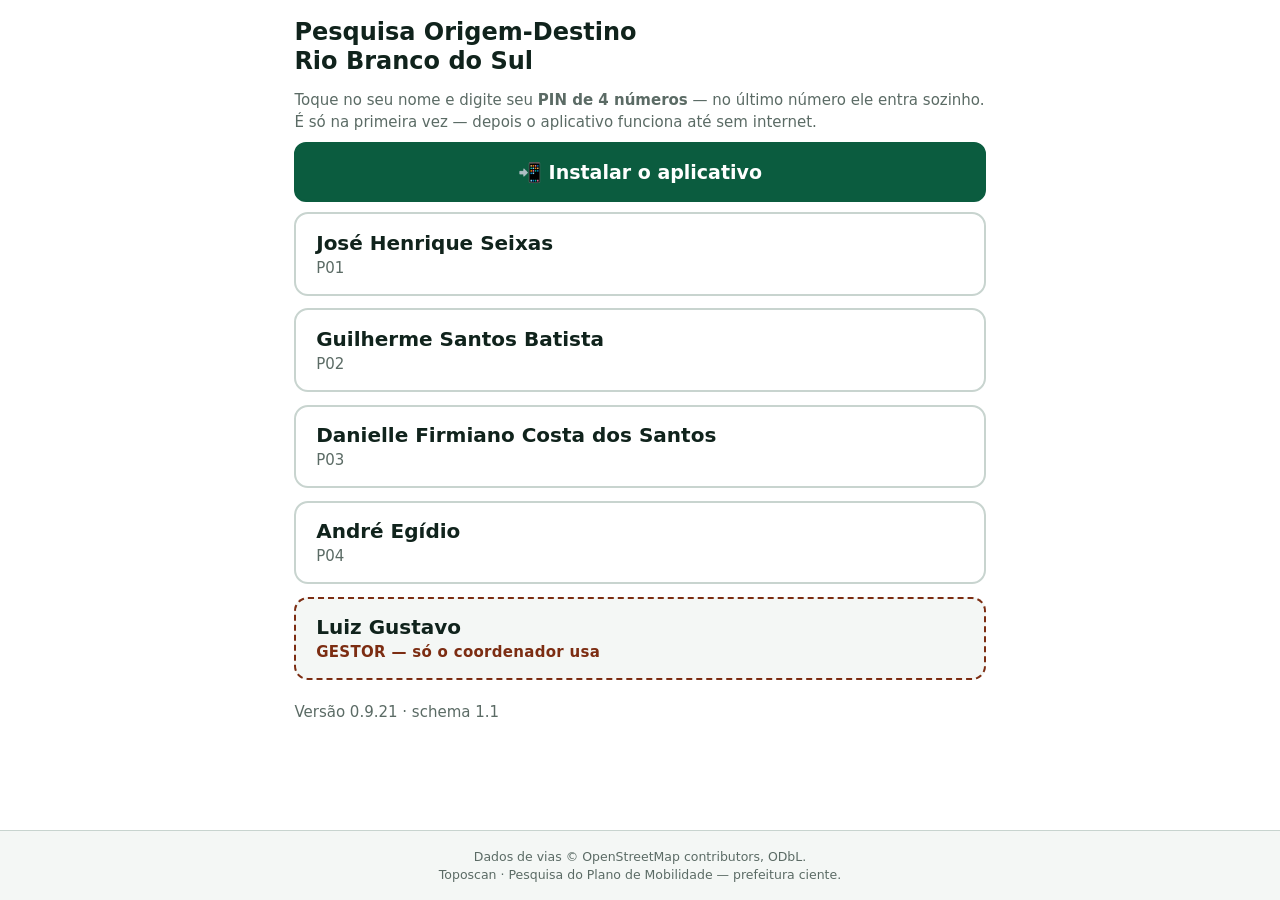
<file: index.html>
<!doctype html>
<html lang="pt-BR">
<head>
<meta charset="utf-8">
<meta name="viewport" content="width=device-width, initial-scale=1, viewport-fit=cover, maximum-scale=1">
<meta name="theme-color" content="#0b5c3f">
<meta name="color-scheme" content="light">
<title>Pesquisa OD — Rio Branco do Sul</title>
<link rel="manifest" href="./manifest.webmanifest">
<link rel="icon" href="./icons/icon-192.png">
<link rel="apple-touch-icon" href="./icons/icon-192.png">
<meta name="apple-mobile-web-app-capable" content="yes">
<meta name="apple-mobile-web-app-status-bar-style" content="default">
<link rel="stylesheet" href="./vendor/leaflet.css">
<link rel="stylesheet" href="./style.css">
</head>
<body>

<!-- ---------------------------------------------------- TELA 0: cabeçalho fixo -->
<header id="hdr" hidden>
  <div class="hdr-l">
    <span id="h-pesq" class="pill">P0—</span>
    <span id="h-ponto" class="ponto">—</span>
    <span id="h-nome" class="nome">selecione</span>
  </div>
  <div class="hdr-r">
    <span id="h-aqui" class="cont aqui">aqui —</span>
    <span id="h-cont" class="cont">dia 0/0</span>
    <button id="h-sync" class="sync" type="button" title="Sincronizar agora">⟳ <span id="h-fila">0</span></button>
    <button id="h-equipe" class="menu" type="button" aria-label="Equipe" title="Vista de gestão" hidden>👥</button>
    <button id="h-menu" class="menu" type="button" aria-label="Menu">☰</button>
  </div>
</header>

<main id="main" aria-live="polite"></main>

<footer id="rodape">
  <span id="rod-atrib">Dados de vias © OpenStreetMap contributors, ODbL.</span>
  <span id="rod-ident">Toposcan · Pesquisa do Plano de Mobilidade — prefeitura ciente.</span>
</footer>

<div id="toast" role="status" hidden></div>

<div id="modal" class="modal" hidden>
  <div class="modal-box">
    <h2 id="modal-t"></h2>
    <div id="modal-c"></div>
    <div id="modal-a" class="modal-acoes"></div>
  </div>
</div>

<noscript><p style="padding:2rem;font:18px/1.5 system-ui">Este aplicativo precisa de JavaScript.</p></noscript>

<script src="./vendor/leaflet.js"></script>
<script type="module" src="./app.js"></script>
</body>
</html>
</file>
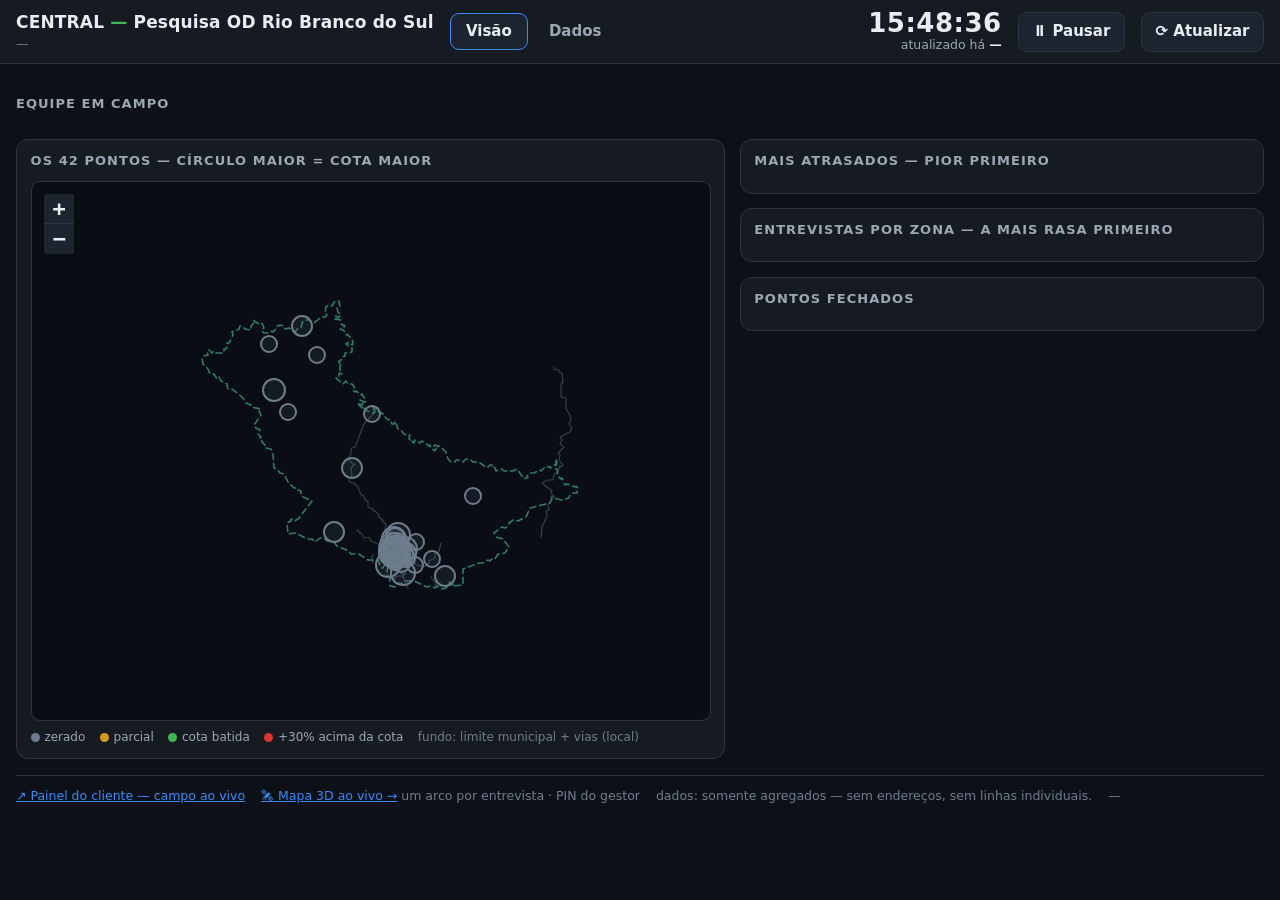
<file: central/index.html>
<!doctype html>
<html lang="pt-BR">
<head>
<meta charset="utf-8">
<meta name="viewport" content="width=device-width, initial-scale=1">
<meta name="robots" content="noindex, nofollow">
<title>Central — OD RBS</title>
<link rel="icon" href="../icons/icon-192.png">
<link rel="stylesheet" href="../vendor/leaflet.css">
<style>
/* ── Central de comando — tela de escritório, fundo escuro proposital.
 * Nenhum recurso externo: Leaflet é local, o mapa é vetorial (zero tile),
 * a única rede que sai daqui é a própria API do Apps Script.            */
:root{
  --bg:#0d1117; --bg2:#161b22; --bg3:#1c2430; --linha:#2b3542;
  --txt:#e6edf3; --txt2:#9aa7b4; --txt3:#6e7d8d;
  --verde:#2ea043; --verde-c:#3fb950; --amarelo:#d29922; --vermelho:#da3633;
  --azul:#388bfd; --mata:#2f7d6b;
}
*{box-sizing:border-box}
html,body{margin:0;padding:0}
body{
  background:var(--bg); color:var(--txt); min-height:100vh;
  font:15px/1.45 system-ui,-apple-system,"Segoe UI",Roboto,sans-serif;
  font-variant-numeric:tabular-nums; padding:0 0 1.2rem;
}
h2{font-size:13px;text-transform:uppercase;letter-spacing:.08em;color:var(--txt2);
   margin:0 0 .6rem;font-weight:700}
.wrap{max-width:1680px;margin:0 auto;padding:0 1rem}

/* topo */
header{position:sticky;top:0;z-index:600;background:var(--bg2);
  border-bottom:1px solid var(--linha);padding:.6rem 1rem;
  display:flex;align-items:center;gap:1rem;flex-wrap:wrap}
header .tit{font-size:17px;font-weight:800;letter-spacing:.01em}
header .tit i{font-style:normal;color:var(--verde-c)}
header .sub{color:var(--txt3);font-size:12.5px}
.espaco{flex:1 1 auto}
#relogio{font-size:26px;font-weight:800;letter-spacing:.02em;line-height:1}
#idade{font-size:12.5px;color:var(--txt2)}
#idade b{color:var(--txt)}
#idade.velho b{color:var(--amarelo)}
#idade.erro b{color:var(--vermelho)}
button{background:var(--bg3);color:var(--txt);border:1px solid var(--linha);
  border-radius:9px;padding:.5rem .85rem;font:inherit;font-weight:600;cursor:pointer}
button:hover{border-color:var(--txt3)}
button.on{background:var(--amarelo);border-color:var(--amarelo);color:#1a1300}

/* placar */
.placar{display:grid;grid-template-columns:repeat(auto-fit,minmax(190px,1fr));
  gap:.7rem;margin:.9rem 0 1rem}
.tile{background:var(--bg2);border:1px solid var(--linha);border-radius:12px;padding:.7rem .85rem}
.tile .rot{font-size:11.5px;text-transform:uppercase;letter-spacing:.07em;color:var(--txt2);font-weight:700}
.tile .val{font-size:31px;font-weight:800;line-height:1.12;margin-top:.15rem}
.tile .val s{text-decoration:none;font-size:19px;color:var(--txt3);font-weight:700}
.tile .pe{font-size:12.5px;color:var(--txt3);margin-top:.2rem}
.barra{height:7px;border-radius:4px;background:#0a0e14;overflow:hidden;margin-top:.45rem;
  border:1px solid var(--linha)}
.barra i{display:block;height:100%;background:var(--verde);transition:width .5s}
.tile.ritmo{border-width:2px}
.tile.ritmo.v{border-color:var(--verde);background:#0e2216}
.tile.ritmo.a{border-color:var(--amarelo);background:#241d06}
.tile.ritmo.r{border-color:var(--vermelho);background:#2a1113}
.tile.ritmo.n{border-color:var(--linha)}
.v .val{color:var(--verde-c)} .a .val{color:var(--amarelo)} .r .val{color:#ff7b72}

/* equipe */
.equipe{display:grid;grid-template-columns:repeat(auto-fit,minmax(230px,1fr));gap:.7rem;margin-bottom:1rem}
.pes{background:var(--bg2);border:1px solid var(--linha);border-left:4px solid var(--txt3);
  border-radius:12px;padding:.65rem .8rem}
.pes.v{border-left-color:var(--verde)} .pes.a{border-left-color:var(--amarelo)}
.pes.r{border-left-color:var(--vermelho)} .pes.m{border-left-color:var(--mata)}
.pes .nm{font-weight:700;font-size:14.5px;white-space:nowrap;overflow:hidden;text-overflow:ellipsis}
.pes .nm em{font-style:normal;color:var(--txt3);font-weight:600;font-size:12px}
.pes .n{font-size:25px;font-weight:800;line-height:1.15;margin:.15rem 0}
.pes .n s{text-decoration:none;font-size:15px;color:var(--txt3)}
.pes .li{font-size:12.5px;color:var(--txt2);display:flex;align-items:center;gap:.35rem}
.pes .li+.li{margin-top:.15rem}
.dot{width:9px;height:9px;border-radius:50%;flex:0 0 auto;background:var(--txt3)}
.dot.v{background:var(--verde-c)} .dot.a{background:var(--amarelo)} .dot.r{background:var(--vermelho)}
.tag{display:inline-block;background:#12312b;color:#7ee3c8;border:1px solid var(--mata);
  border-radius:999px;padding:.05rem .45rem;font-size:11.5px;font-weight:700}
.fila{color:var(--txt3)} .fila.q{color:var(--amarelo);font-weight:700}

/* corpo */
.corpo{display:grid;grid-template-columns:minmax(0,1.15fr) minmax(0,.85fr);gap:.9rem;align-items:start}
.painelbox{background:var(--bg2);border:1px solid var(--linha);border-radius:12px;padding:.75rem .85rem}
#mapa{height:min(60vh,620px);min-height:340px;border-radius:9px;background:#0a0e14;border:1px solid var(--linha)}
.leg{display:flex;flex-wrap:wrap;gap:.9rem;margin-top:.5rem;font-size:12px;color:var(--txt2)}
.leg span{display:flex;align-items:center;gap:.3rem}
table{width:100%;border-collapse:collapse;font-size:13.5px}
th{text-align:left;font-size:11px;text-transform:uppercase;letter-spacing:.06em;color:var(--txt3);
   font-weight:700;padding:.3rem .35rem;border-bottom:1px solid var(--linha)}
td{padding:.34rem .35rem;border-bottom:1px solid #1e2632}
tr:last-child td{border-bottom:0}
td.n,th.n{text-align:right}
.pid{font-weight:800;color:var(--azul)}
.mut{color:var(--txt3)}
.vazio{color:var(--txt3);font-size:13px;padding:.5rem .2rem}
.pill{display:inline-block;border-radius:999px;padding:.03rem .4rem;font-size:11px;font-weight:700}
.pill.z{background:#2a1113;color:#ff7b72} .pill.p{background:#241d06;color:#e3b341}
.pill.f{background:#0e2216;color:#56d364}
footer{margin-top:1rem;padding-top:.7rem;border-top:1px solid var(--linha);
  color:var(--txt3);font-size:12.5px;display:flex;gap:1rem;flex-wrap:wrap}
footer a{color:var(--azul)}
.erro{background:#2a1113;border:1px solid var(--vermelho);color:#ffb4ae;
  border-radius:10px;padding:.6rem .8rem;margin:.9rem 0;font-size:13.5px}
.leaflet-container{background:#0a0e14}
.leaflet-popup-content-wrapper,.leaflet-popup-tip{background:var(--bg3);color:var(--txt);
  border:1px solid var(--linha);box-shadow:0 6px 22px #0009}
.leaflet-popup-content{margin:.55rem .7rem;font:13.5px/1.4 system-ui,sans-serif}
.leaflet-control-zoom a{background:var(--bg3);color:var(--txt);border-color:var(--linha)}

/* ══ abas (Visão | Dados) ═══════════════════════════════════════════════════ */
nav.abas{display:flex;gap:.3rem}
.aba{background:transparent;border:1px solid transparent;color:var(--txt2);padding:.42rem .95rem}
.aba:hover{color:var(--txt);border-color:var(--linha)}
.aba.sel{background:var(--bg3);border-color:var(--azul);color:var(--txt)}

/* ══ portão do PIN do gestor ════════════════════════════════════════════════ */
.gate{max-width:340px;margin:2.6rem auto;background:var(--bg2);border:1px solid var(--linha);
  border-radius:14px;padding:1.1rem 1.2rem 1.3rem;text-align:center}
.gate h2{margin-bottom:.2rem}
.gate p{color:var(--txt2);font-size:13.5px;margin:.35rem 0 1rem}
.pinvis{font-size:28px;letter-spacing:.4em;height:36px;color:var(--txt3);text-indent:.4em}
.pinvis b{color:var(--verde-c)}
.teclado{display:grid;grid-template-columns:repeat(3,1fr);gap:.5rem;margin-top:.7rem}
.teclado button{padding:.75rem 0;font-size:19px}
.teclado button.ok{background:var(--verde);border-color:var(--verde);color:#04140a}
.gate-msg{margin-top:.75rem;font-size:13px;min-height:1.3em;color:var(--txt3)}
.gate-msg.ruim{color:#ff7b72;font-weight:600}

/* ══ conformidade com o questionário ════════════════════════════════════════ */
.barra-dados{display:flex;align-items:center;gap:.7rem;flex-wrap:wrap;margin:.9rem 0 .8rem}
.barra-dados .qq{color:var(--txt3);font-size:12.5px}
.conf{display:grid;grid-template-columns:repeat(auto-fit,minmax(172px,1fr));gap:.55rem;margin-bottom:.9rem}
.ck{background:var(--bg2);border:1px solid var(--linha);border-left:4px solid var(--txt3);
  border-radius:10px;padding:.5rem .65rem}
.ck.v{border-left-color:var(--verde)} .ck.a{border-left-color:var(--amarelo)}
.ck.r{border-left-color:var(--vermelho)}
.ck.forte{background:#2a1113;border-color:var(--vermelho);border-left-width:5px}
.ck .rot{font-size:11px;text-transform:uppercase;letter-spacing:.05em;color:var(--txt2);font-weight:700}
.ck .val{font-size:22px;font-weight:800;line-height:1.2;margin-top:.08rem}
.ck.v .val{color:var(--verde-c)} .ck.a .val{color:var(--amarelo)} .ck.r .val{color:#ff7b72}
.ck .pe{font-size:11.5px;color:var(--txt3);margin-top:.1rem;line-height:1.35}

/* ══ qualidade por pesquisador + cobertura por zona ═════════════════════════
 * Duas tabelas de leitura, não de ranking: o vermelho aqui é "fora do padrão do
 * time HOJE", não "pior da turma". Ver o comentário de qualidadePorPesquisador(). */
.qbox{background:var(--bg2);border:1px solid var(--linha);border-radius:12px;
  padding:.7rem .8rem .55rem;margin-bottom:.9rem}
.qrolo{overflow-x:auto}
table.qual{font-size:13px;min-width:660px}
table.qual td{white-space:nowrap}
table.qual td.pes{font-weight:700}
table.qual td.fora{background:#2a1113;color:#ff7b72;font-weight:800}
table.qual td.neutro{color:var(--txt2)}
.qpe{font-size:12px;color:var(--txt3);margin:.55rem .1rem 0;line-height:1.5}
.qpe b{color:var(--txt2)}
.qpe .rj{color:#ff7b72}
.qmed{font-size:11px;color:var(--txt3);font-weight:600;text-transform:none;letter-spacing:0}
table.zona td.zn{font-weight:700;color:var(--azul)}
.zbar{display:inline-block;height:6px;border-radius:3px;background:var(--azul);
  vertical-align:middle;min-width:2px;margin-right:.35rem}
.znota{font-size:11.5px;color:var(--txt3);margin-top:.5rem;line-height:1.5}
.znota b{color:var(--txt2)}

/* ══ tabela de linhas cruas ═════════════════════════════════════════════════ */
.rolo{max-height:calc(100vh - 340px);min-height:300px;overflow:auto;
  border:1px solid var(--linha);border-radius:10px;background:var(--bg2)}
table.linhas{font-size:12px;min-width:1180px;border-collapse:separate;border-spacing:0}
table.linhas th{position:sticky;top:0;z-index:2;background:var(--bg3);white-space:nowrap;
  padding:.42rem .45rem;border-bottom:1px solid var(--linha)}
table.linhas td{padding:.32rem .45rem;border-bottom:1px solid #1e2632;vertical-align:top}
table.linhas tr.bug td{background:#2a1113}
table.linhas .hh{font-weight:700;white-space:nowrap}
table.linhas .lug{max-width:230px}
.nv{color:var(--txt3);font-weight:800;font-size:10.5px}
.nv.alto{color:var(--amarelo)}
.al{color:var(--amarelo);font-weight:700}
.rj{color:#ff7b72;font-weight:800}
.chip{display:inline-block;border-radius:6px;padding:.02rem .32rem;background:var(--bg3);
  border:1px solid var(--linha);font-size:11px}
.chip.f{background:#2a1113;border-color:var(--vermelho);color:#ff7b72;font-weight:700}
.chip.c{background:#241d06;border-color:var(--amarelo);color:#e3b341;font-weight:700}

@media (max-width:1080px){ .corpo{grid-template-columns:1fr} #mapa{height:52vh} }
@media (max-width:640px){
  header{padding:.5rem .7rem} header .tit{font-size:15px} #relogio{font-size:21px}
  .wrap{padding:0 .7rem} .tile .val{font-size:26px}
}
.rot-equipe{background:#0b1420cc;border:1px solid #2c3949;color:#e8eef5;font-weight:700;font-size:10px;padding:1px 5px;border-radius:6px}
</style>
</head>
<body>

<header>
  <div>
    <div class="tit">CENTRAL <i>—</i> Pesquisa OD Rio Branco do Sul</div>
    <div class="sub" id="dia">—</div>
  </div>
  <nav class="abas">
    <button id="ab-visao" class="aba sel" type="button">Visão</button>
    <button id="ab-dados" class="aba" type="button" title="Linhas coletadas hoje — pede o PIN do gestor">Dados</button>
  </nav>
  <div class="espaco"></div>
  <div style="text-align:right">
    <div id="relogio">--:--:--</div>
    <div id="idade">atualizado há <b>—</b></div>
  </div>
  <button id="btn-pausa" type="button" title="Pausar/retomar a atualização automática">⏸ Pausar</button>
  <button id="btn-agora" type="button" title="Atualizar agora">⟳ Atualizar</button>
</header>

<div class="wrap">

<div id="pane-visao">
  <div id="alerta"></div>

  <section class="placar" id="placar"></section>

  <h2>Equipe em campo</h2>
  <section class="equipe" id="equipe"></section>

  <section class="corpo">
    <div class="painelbox">
      <h2>Os 42 pontos — círculo maior = cota maior</h2>
      <div id="mapa"></div>
      <div class="leg">
        <span><i class="dot"></i> zerado</span>
        <span><i class="dot a"></i> parcial</span>
        <span><i class="dot v"></i> cota batida</span>
        <span><i class="dot r"></i> +30% acima da cota</span>
        <span class="mut" id="leg-fundo">fundo: limite municipal + vias (local)</span>
      </div>
    </div>

    <div>
      <div class="painelbox" style="margin-bottom:.9rem">
        <h2>Mais atrasados — pior primeiro</h2>
        <div id="atrasados"></div>
      </div>
      <div class="painelbox" style="margin-bottom:.9rem">
        <h2>Entrevistas por zona — a mais rasa primeiro</h2>
        <div id="zonas"></div>
      </div>
      <div class="painelbox">
        <h2>Pontos fechados</h2>
        <div id="fechados"></div>
      </div>
    </div>
  </section>

  <footer>
    <!-- D5: as capitais entregam ao gestor público planilha, API e Power BI (NYC Mobility
         Dashboard, LTA DataMall). Abrir o campo ao contratante ENQUANTO ele acontece é o
         nosso diferencial — estava escondido atrás de "painel simples". -->
    <span><a id="link-painel" href="../painel/">↗ Painel do cliente — campo ao vivo</a></span>
    <span><a href="../mapa3d/">🛰 Mapa 3D ao vivo →</a> <span class="mut">um arco por entrevista · PIN do gestor</span></span>
    <span>dados: somente agregados — sem endereços, sem linhas individuais.</span>
    <span class="mut" id="rodape-ver">—</span>
  </footer>
</div>

<div id="pane-dados" hidden>
  <!-- portão: o token do gestor NUNCA vem da URL; é trocado pelo PIN e vive só nesta aba -->
  <div class="gate" id="gate">
    <h2>Linhas de hoje — acesso restrito</h2>
    <p>Esta aba mostra as entrevistas <b>linha a linha</b>.<br>Digite o seu <b>PIN de 4 dígitos</b> (diretor ou gestor de campo).</p>
    <div class="pinvis" id="pinvis">····</div>
    <div class="teclado" id="teclado">
      <button type="button" data-k="1">1</button><button type="button" data-k="2">2</button><button type="button" data-k="3">3</button>
      <button type="button" data-k="4">4</button><button type="button" data-k="5">5</button><button type="button" data-k="6">6</button>
      <button type="button" data-k="7">7</button><button type="button" data-k="8">8</button><button type="button" data-k="9">9</button>
      <button type="button" data-k="apagar">←</button><button type="button" data-k="0">0</button>
      <button type="button" class="ok" data-k="ok">OK</button>
    </div>
    <div class="gate-msg" id="gate-msg"></div>
  </div>

  <div id="dados-conteudo" hidden>
    <div class="barra-dados">
      <label for="qdia" class="qq">Dia</label>
      <select id="qdia" style="background:var(--bg2);color:var(--txt);border:1px solid var(--linha);border-radius:8px;padding:.3rem .5rem"><option value="" selected>Hoje</option><option value="2026-08-25">D1 · 25/08</option><option value="2026-08-26">D2 · 26/08</option><option value="2026-08-27">D3 · 27/08</option><option value="todos">Acumulado — todos</option></select>
      <button id="btn-dados" type="button">⟳ Atualizar</button>
      <span class="qq" id="dados-idade">—</span>
      <div class="espaco"></div>
      <button id="btn-sair-dados" type="button" title="Esquecer o acesso do gestor nesta aba">🔒 Travar</button>
    </div>
    <div id="dados-erro"></div>
    <h2 id="tit-qual">Qualidade por pesquisador — hoje</h2>
    <div class="qbox" id="qual"><p class="vazio">carregando…</p></div>
    <h2>Conformidade com o questionário 1.0</h2>
    <section class="conf" id="conf"></section>
    <h2 id="tit-linhas">Linhas de hoje</h2>
    <div class="rolo" id="rolo"><div class="vazio" style="padding:1rem">carregando…</div></div>
    <footer style="display:block">
      <div><span class="rj">linhas cruas — uso interno Toposcan; não compartilhar este acesso.</span>
        <span class="mut" id="dados-ver">—</span></div>
      <div class="znota" style="margin-top:.5rem">Recusa é <b>dado</b>, não fracasso: entrevistas +
        recusas por ponto estimam o <b>fluxo abordável</b>, que é a base do IPF — o fator de
        expansão da matriz (padrão FTA / <b>TCRP Synthesis 63</b>). Ponto sem recusa registrada
        é ponto sem denominador.</div>
    </footer>
  </div>
</div>

</div>

<script src="../vendor/leaflet.js"></script>
<script type="module">
/* API_URL vem do config.js; se o módulo falhar (build em troca), cai no literal —
   é a MESMA URL /exec pinada, pública, e a Central não pode ficar cega por isso. */
const API_FALLBACK = 'https://script.google.com/macros/s/AKfycbz8jtDJSicgd2UoRHCyPBQ4Qe0PJZjzbC1yXAAcWukjNQw3iYSxZzPorgYVMeTLL947Gg/exec';
let API_URL = API_FALLBACK, APP_VERSION = '';
try {
  const m = await import('../config.js');
  if (m.API_URL) API_URL = m.API_URL;
  if (m.APP_VERSION) APP_VERSION = m.APP_VERSION;   // referência do check "aparelho desatualizado"
} catch (e) {}

const $ = (id) => document.getElementById(id);
/* Token de leitura LEMBRADO POR APARELHO (26/08, print do dono: abriu a URL nua e viu
 * "falta o token"). Ordem: ?token= da URL (e guarda) → localStorage → se o aparelho já
 * tem a credencial do diretor/G01, pede à API (action token_painel, travada). */
const K_TOKEN = 'od_central_token';
let token = new URLSearchParams(location.search).get('token') || '';
if (token) localStorage.setItem(K_TOKEN, token);
else token = localStorage.getItem(K_TOKEN) || '';
async function recuperarToken() {
  if (!D.cred) return false;
  try {
    const j = await apiPost({ action: 'token_painel', ...corpoAuth(D.cred) });
    if (j.ok && j.token) { token = j.token; localStorage.setItem(K_TOKEN, token); return true; }
  } catch (e) {}
  return false;
}
const num = (n) => (n ?? 0).toLocaleString('pt-BR');
const pct = (a, b) => (b ? Math.round((a / b) * 100) : 0);
const esc = (s) => String(s ?? '').replace(/[&<>"']/g, (c) =>
  ({ '&': '&amp;', '<': '&lt;', '>': '&gt;', '"': '&quot;', "'": '&#39;' }[c]));

/* ── Célula da planilha → número, ou null. ESTRITO de propósito: '' e null NÃO viram 0.
 * O `nn()` da aba Dados devolve 0 para '' (Number('')===0), o que faria um nível VAZIO
 * contar como "nível 0", logo ≤3, logo bom. No D1 nenhum nível veio vazio, então nada
 * está torto hoje — mas a régua de qualidade não pode depender disso continuar verdade. */
const numOuNulo = (v) => {
  if (v === '' || v === null || v === undefined) return null;
  const x = Number(v); return isFinite(x) ? x : null;
};

/* ── "Localizável" = nível ≤3, contado SÓ sobre os destinos dentro do município.
 * Por que o nível 6 sai do denominador (medido no D1, não deduzido): 6 = "outro
 * município", e o app não captura logradouro fora de Rio Branco do Sul — por desenho
 * (DEPLOY §13b: essas viagens estão COMPLETAS no banco, com o nome da cidade).
 * Contá-las como falha é punir o pesquisador pela viagem que o entrevistado fez.
 * No D1 isso valia 21 pontos percentuais para o P04 (26% → 47%) — a diferença entre
 * uma conversa de coaching e uma injustiça. Denominador inflado mente. */
function localizavel(L, p) {
  const nv = L.map((x) => numOuNulo(x[p + '_nivel'])).filter((v) => v !== null);
  const fora = nv.filter((v) => v >= 6).length;
  const dentro = nv.filter((v) => v <= 5);
  const ok = dentro.filter((v) => v <= 3).length;
  return { n: nv.length, fora, dentro: dentro.length, ok,
           pc: dentro.length ? Math.round((ok / dentro.length) * 100) : null };
}

/* ── Espelho das linhas do dia para a aba VISÃO.
 * Vive aqui, e não dentro do `D` da aba Dados, porque o placar() roda no boot — muito
 * antes de `const D` ser avaliado. Ler `D` dali cairia na zona morta temporal e
 * derrubaria a Central inteira num ReferenceError. */
const QD = { linhas: null, meta: null };

/* ── Metas do dia (escala do dono, DEPLOY §5). Fora da janela, cai no 67 do D1. */
const META_DIA = { '2026-08-25': 67, '2026-08-26': 92, '2026-08-27': 87, '2026-08-31': 89, '2026-09-01': 15 };
/* Dupla rural do dia (DEPLOY §5): G01 SEMPRE está nela. A vista `painel` não devolve
   `ultimo_ponto` (só a `gestao`, que exige token do G01), então a rota rural é lida da
   escala. Se um dia o campo `ultimo_ponto` aparecer no JSON, ele tem precedência. */
const RURAL_DIA = { '2026-08-25': 'P01', '2026-08-26': 'P02', '2026-08-27': 'P03', '2026-08-31': 'P04', '2026-09-01': 'P01' };
/* Meta por pessoa, do jeito que a escala realmente reparte: `urb` é por cabeça (3 urbanos),
   `rur` é do PAR inteiro (G01 + 1). Dia fora da escala: some o denominador em vez de inventar. */
const META_PESSOA = {
  '2026-08-25': { urb: 18, rur: 13 }, '2026-08-26': { urb: 26, rur: 14 },
  '2026-08-27': { urb: 26, rur: 9 }, '2026-08-31': { urb: 26, rur: 11 },
  '2026-09-01': { urb: 1, rur: 13 },
};

/* ── Janela produtiva: 07:15–17:50 com 12:00–13:00 fora da conta = 575 min */
const AB = 7 * 60 + 15, ALM0 = 12 * 60, ALM1 = 13 * 60, FIM = 17 * 60 + 50;
const JANELA = (ALM0 - AB) + (FIM - ALM1);
function minProdutivos(d) {
  const t = d.getHours() * 60 + d.getMinutes() + d.getSeconds() / 60;
  const cl = (x, a, b) => Math.max(a, Math.min(b, x));
  return (cl(t, AB, ALM0) - AB) + (cl(t, ALM1, FIM) - ALM1);
}

/* ── Estado */
const S = { dados: null, buscadoEm: 0, pausado: false, erro: '', mapa: null, camadaPontos: null,
            pontos: [], fundoOk: false, timer: null };

/* ═══ 1. Rede ═══ */
async function buscar() {
  if (!token && !(await recuperarToken())) {
    S.erro = 'Sem token de leitura neste aparelho. Abra uma vez o link com <code>?token=…</code>, ou destrave a aba <b>Dados</b> com o PIN — depois disso este aparelho lembra sozinho.';
    pintar(); return;
  }
  try {
    /* cross-origin: nunca passa pelo Service Worker. no-store por garantia. */
    const r = await fetch(`${API_URL}?action=painel&token=${encodeURIComponent(token)}`, { cache: 'no-store' });
    const txt = await r.text();
    let j;
    /* 3× em 26/08: logo após um redeploy o Google serve uma PÁGINA HTML de erro no lugar
       do JSON, por alguns segundos. "Unexpected token '<'" na cara do diretor vira susto;
       o nome certo é instabilidade momentânea + a promessa do retry que o timer já faz. */
    try { j = JSON.parse(txt); }
    catch (e) {
      throw new Error(txt.trim().startsWith('<')
        ? 'instabilidade momentânea do Google (respondeu uma página de erro) — nova tentativa automática em 45 s'
        : 'resposta ilegível da API');
    }
    if (!j.ok) { S.erro = j.erro || 'Acesso negado pela API.'; pintar(); return; }
    S.dados = j; S.buscadoEm = Date.now(); S.erro = ''; S.falhasRede = 0;
  } catch (e) {
    /* soluço de UMA rodada não vira faixa vermelha (dono, 26/08: "volta e meia dá isso");
       o retry de 12 s abaixo o engole e o "atualizado há" conta a idade real. Vermelho
       SÓ na 2ª falha seguida — aí é indisponibilidade de verdade. */
    S.falhasRede = (S.falhasRede || 0) + 1;
    if (S.falhasRede >= 2)
      S.erro = 'Falha ao consultar a API: ' + e.message + ' — os números abaixo são os da última leitura.';
    else console.warn('[central] soluço engolido (retry em 12 s):', e.message);
    if (!S.retryRapido) S.retryRapido = setTimeout(() => { S.retryRapido = null; buscar(); }, 12000);
  }
  pintar();
}

/* ═══ 2. Placar ═══ */
function placar(j) {
  const t = j.totais || {}, hoje = t.hoje || 0;
  const metaDia = META_DIA[j.data_hoje] || 67;
  const agora = new Date(), prod = minProdutivos(agora);
  const esperado = metaDia * (prod / JANELA);
  const razao = esperado >= 1 ? hoje / esperado : null;
  let cls = 'n', rot = 'aguardando a janela', val = '—';
  if (razao !== null) {
    cls = razao >= 0.9 ? 'v' : razao >= 0.6 ? 'a' : 'r';
    val = Math.round(razao * 100) + '%';
    rot = `${num(hoje)} feitas · esperado ${Math.round(esperado)} até agora`;
  } else if (prod <= 0) {
    rot = agora.getHours() * 60 + agora.getMinutes() < AB ? 'campo abre 07:15' : 'janela encerrada (17:50)';
  }
  const dentroAlmoco = (() => { const m = agora.getHours() * 60 + agora.getMinutes(); return m >= ALM0 && m < ALM1; })();

  /* ── Taxa de resposta: dar NOME ao que a recusa é.
   * N/(N+R) não é placar de vergonha, é o insumo do fator de expansão da matriz —
   * entrevistas + recusas por ponto estimam o fluxo abordável (FTA/TCRP Synthesis 63).
   * O tile fala do PROJETO porque é isso que a action `painel` devolve; a taxa do DIA
   * exige as recusas do dia, que só vêm com o PIN do gestor (`linhas_hoje`). */
  const nT = (t.total || 0), rT = (t.recusas || 0);
  const respT = (nT + rT) ? Math.round((nT / (nT + rT)) * 100) : null;
  const rHoje = QD.meta ? (QD.meta.recusas_hoje ?? 0) : null;
  const respHoje = (rHoje !== null && (hoje + rHoje)) ? Math.round((hoje / (hoje + rHoje)) * 100) : null;

  /* ── Tile 7: a QUALIDADE no mesmo quadro da PRODUTIVIDADE.
   * Ipsos nunca separa as duas telas, e o D1 mostrou por quê: o campo fez 148 contra
   * meta de 67 (2,2×) e o destino localizável ficou em 44% contra régua de 70%. Todo
   * indicador que vira meta deixa de ser indicador — com a barra de quantidade estourada,
   * o atalho de um toque passa a ser a jogada racional de quem está correndo. O contador
   * precisa contar as DUAS coisas, lado a lado, na mesma gramática de cor.
   * O número por PESSOA não entra aqui: a aba Visão é dos 5, e expor a linha de cada um
   * numa tela compartilhada é ranking, não coaching. Ele vive atrás do PIN, na aba Dados. */
  const dl = QD.linhas ? localizavel(QD.linhas, 'destino') : null;
  const ol = QD.linhas ? localizavel(QD.linhas, 'origem') : null;
  const dCls = !dl || dl.pc == null ? 'n' : dl.pc >= 70 ? 'v' : dl.pc >= 60 ? 'a' : 'r';
  const tileDestino = !QD.linhas
    ? `<div class="tile ritmo n"><div class="rot">Destino localizável</div>
         <div class="val"><s>—</s></div>
         <div class="pe">precisa do PIN do gestor · abra a aba <b>Dados</b></div></div>`
    : `<div class="tile ritmo ${dCls}"><div class="rot">Destino localizável</div>
         <div class="val">${dl.pc == null ? '—' : dl.pc + '%'}</div>
         <div class="pe">meta 70% · origem está em ${ol.pc == null ? '—' : ol.pc + '%'}${
           dl.fora ? ` · ${dl.fora} fora do mun.` : ''}</div></div>`;

  $('placar').innerHTML = `
  <div class="tile"><div class="rot">Total do projeto</div>
    <div class="val">${num(t.total)} <s>/ ${num(t.meta)}</s></div>
    <div class="barra"><i style="width:${pct(t.total, t.meta)}%"></i></div>
    <div class="pe">${pct(t.total, t.meta)}% · faltam ${num((t.meta || 0) - (t.total || 0))}</div></div>

  <div class="tile"><div class="rot">Hoje</div>
    <div class="val">${num(hoje)} <s>/ ${num(metaDia)}</s></div>
    <div class="barra"><i style="width:${pct(hoje, metaDia)}%;background:var(--azul)"></i></div>
    <div class="pe">meta do dia · ${pct(hoje, metaDia)}%</div></div>

  <div class="tile"><div class="rot">Urbano</div>
    <div class="val">${num(t.urbano)} <s>/ ${num(t.meta_urbano)}</s></div>
    <div class="barra"><i style="width:${pct(t.urbano, t.meta_urbano)}%"></i></div>
    <div class="pe">${pct(t.urbano, t.meta_urbano)}% da cota urbana</div></div>

  <div class="tile"><div class="rot">Rural</div>
    <div class="val">${num(t.rural)} <s>/ ${num(t.meta_rural)}</s></div>
    <div class="barra"><i style="width:${pct(t.rural, t.meta_rural)}%;background:var(--mata)"></i></div>
    <div class="pe">${pct(t.rural, t.meta_rural)}% da cota rural</div></div>

  <div class="tile"><div class="rot">Recusas</div>
    <div class="val">${num(t.recusas)}</div>
    <div class="pe">acumulado do projeto · ${t.recusa_pct ?? 0}% de recusa<br>
      taxa de resposta ${num(nT)}/(${num(nT)}+${num(rT)}) = <b>${respT == null ? '—' : respT + '%'}</b>${
        respHoje == null ? '' : ` · hoje ${respHoje}%`} — insumo do fator de expansão</div></div>

  <div class="tile ritmo ${cls}"><div class="rot">Ritmo do dia</div>
    <div class="val">${val}</div>
    <div class="pe">${esc(rot)}${dentroAlmoco ? ' · almoço' : ''}</div></div>

  ${tileDestino}`;
}

/* ═══ 3. Equipe ═══
 * `ultimo_sync` chega como 'dd/MM HH:mm' no MESMO relógio de `gerado_em` (DEPLOY §12),
 * então a idade é medida contra o carimbo do servidor — não contra o relógio deste PC. */
function minDesdeSync(ultimo, geradoEm) {
  const m = /^(\d{2})\/(\d{2})\s+(\d{2}):(\d{2})/.exec(String(ultimo || ''));
  const g = /^(\d{4})-(\d{2})-(\d{2})[ T](\d{2}):(\d{2}):(\d{2})/.exec(String(geradoEm || ''));
  if (!m || !g) return null;
  const ref = new Date(+g[1], +g[2] - 1, +g[3], +g[4], +g[5], +g[6]);
  let d = new Date(+g[1], +m[2] - 1, +m[1], +m[3], +m[4], 0);
  if (d - ref > 36e5) d = new Date(+g[1] - 1, +m[2] - 1, +m[1], +m[3], +m[4], 0); // virada de ano
  return Math.max(0, Math.round((ref - d) / 60000));
}
const idade = (min) => min == null ? '—' : min < 60 ? `${min} min`
  : `${Math.floor(min / 60)}h${String(min % 60).padStart(2, '0')}`;

function equipe(j) {
  const ruralHoje = RURAL_DIA[j.data_hoje] || '';
  $('equipe').innerHTML = (j.pesquisadores || []).map((p) => {
    const min = minDesdeSync(p.ultimo_sync, j.gerado_em);
    const up = String(p.ultimo_ponto || '');
    /* rota rural: pelo ponto se a API mandar; senão pela escala (G01 sempre na dupla) */
    const rural = up ? /^PR/.test(up) : (p.pesq_id === 'G01' || p.pesq_id === ruralHoje);
    let cls = min == null ? '' : min < 45 ? 'v' : min < 120 ? 'a' : 'r';
    let sino = `<i class="dot ${cls}"></i> sync há <b>${idade(min)}</b>`;
    /* rural sem sinal é silêncio NORMAL: não pinta o vermelho de alarme */
    if (rural && cls === 'r') {
      cls = 'm';
      sino = `<i class="dot" style="background:var(--mata)"></i> sem sinal há <b>${idade(min)}</b> — normal na rota rural`;
    }
    const mp = META_PESSOA[j.data_hoje];
    const alvo = !mp ? '' : rural ? `<s>/ ${mp.rur} na dupla</s>` : `<s>/ ${mp.urb} hoje</s>`;
    return `<div class="pes ${cls}">
      <div class="nm">${esc(p.nome)} <em>${esc(p.pesq_id)}</em>${rural ? ' <span class="tag">🌲 rural</span>' : ''}</div>
      <div class="n">${num(p.hoje)} ${alvo}</div>
      <div class="li">${sino}</div>
      <div class="li"><span class="fila${p.fila > 3 ? ' q' : ''}">fila ${num(p.fila)}</span>
        <span class="mut">· último ponto ${esc(up || '—')} · ${esc(p.ultimo_sync || '—')}</span></div>
    </div>`;
  }).join('') || '<p class="vazio">sem equipe no retorno da API</p>';
}

/* ═══ 4. Tabelas ═══ */
const st = (p) => p.feito === 0 ? 0 : p.feito >= (p.meta || 0) * 1.3 ? 3 : p.feito >= (p.meta || 0) ? 2 : 1;

function tabelas(j) {
  const ps = (j.pontos || []).slice();
  const atras = ps.filter((p) => p.feito < (p.meta || 0))
    .sort((a, b) => (a.feito === 0 ? -1 : 0) - (b.feito === 0 ? -1 : 0)
      || (a.feito / (a.meta || 1)) - (b.feito / (b.meta || 1))
      || (b.meta || 0) - (a.meta || 0)).slice(0, 12);
  const zer = ps.filter((p) => p.feito === 0).length;

  $('atrasados').innerHTML = atras.length ? `<table>
    <thead><tr><th>Ponto</th><th>Local</th><th class="n">Feito</th><th class="n">Cota</th><th class="n">%</th></tr></thead>
    <tbody>${atras.map((p) => `<tr>
      <td><span class="pid">${esc(p.ponto_id)}</span> ${esc(p.nome)}</td>
      <td class="mut">${esc(p.bairro || p.tipo)}</td>
      <td class="n">${p.feito === 0 ? '<span class="pill z">0</span>'
        : `<span class="pill p">${num(p.feito)}</span>`}</td>
      <td class="n mut">${num(p.meta)}</td><td class="n">${pct(p.feito, p.meta)}%</td></tr>`).join('')}
    </tbody></table>
    <p class="vazio">${zer} ponto(s) ainda em zero de ${ps.length} · lista cortada nos 12 piores</p>`
    : '<p class="vazio">nenhum ponto abaixo da cota.</p>';

  const fech = ps.filter((p) => p.feito >= (p.meta || 0) && (p.meta || 0) > 0)
    .sort((a, b) => (b.feito / (b.meta || 1)) - (a.feito / (a.meta || 1)));
  $('fechados').innerHTML = fech.length ? `<table>
    <thead><tr><th>Ponto</th><th>Local</th><th class="n">Feito</th><th class="n">Cota</th></tr></thead>
    <tbody>${fech.map((p) => `<tr>
      <td><span class="pid">${esc(p.ponto_id)}</span> ${esc(p.nome)}</td>
      <td class="mut">${esc(p.bairro || p.tipo)}</td>
      <td class="n"><span class="pill ${st(p) === 3 ? 'z' : 'f'}">${num(p.feito)}</span></td>
      <td class="n mut">${num(p.meta)}</td></tr>`).join('')}</tbody></table>
    <p class="vazio">${fech.length} de ${ps.length} pontos com a cota batida${
      fech.filter((p) => st(p) === 3).length ? ' · em vermelho, os que passaram de 30%' : ''}</p>`
    : '<p class="vazio">nenhum ponto fechou a cota ainda.</p>';
}

/* ═══ 4b. Cobertura por zona ═══
 * As 11 zonas de COLETA. A aba `zonas` tem 15, mas 4 delas (ZE01–ZE04: Curitiba/RMC,
 * Vale do Ribeira, demais municípios do PR, outros estados) são zonas de DESTINO — não
 * existe ponto de pesquisa lá e nunca haverá leitura. Dividir 350 leituras por 15
 * infla o denominador com zonas que, por construção, valem zero: a conta certa é por 11. */
const NOME_ZONA = {
  ZU01: 'Centro e São Luiz', ZU02: 'Papanduva / Fátima / Madre',
  ZU03: 'Albarana / Buava / Nodari', ZU04: 'Santaria / Ricarda / Tacaniça',
  ZU05: 'Jd. dos Minérios / Mina Saiva / Garcia', ZU06: 'Vila Velha / Natânia',
  ZR01: 'Rural Leste-Sudeste', ZR02: 'Rural Nordeste', ZR03: 'Rural Centro-Norte',
  ZR04: 'Rural Norte (Açungui / Ribeira)', ZR05: 'Rural Oeste-Noroeste',
};

function zonas(j) {
  if (!S.pontos.length) { $('zonas').innerHTML = '<p class="vazio">aguardando pontos.json…</p>'; return; }
  const api = {}; (j.pontos || []).forEach((p) => { api[p.ponto_id] = p; });
  const z = {};
  S.pontos.forEach((g) => {
    if (String(g.ativo).toLowerCase() === 'false') return;
    const k = String(g.zona || '—');
    const a = api[g.ponto_id] || {};
    z[k] = z[k] || { feito: 0, cota: 0, pts: 0 };
    z[k].feito += a.feito ?? 0;
    z[k].cota += a.meta ?? g.meta_entrevistas ?? 0;
    z[k].pts++;
  });
  /* Ordem = instrução de realocação, não curiosidade. Empate em 0% é o caso NORMAL no
   * começo (no D1 foram 5 zonas zeradas), e aí quem decide é quanto FALTA: mandar gente
   * para a ZR03, que deve 3 entrevistas, em vez da ZU02, que deve 55, seria realocar pelo
   * critério errado. Rasa primeiro; empatou, a que tem o maior buraco absoluto. */
  const linhas = Object.entries(z).map(([k, v]) => ({ k, ...v, falta: Math.max(0, v.cota - v.feito),
      r: v.cota ? v.feito / v.cota : 0 }))
    .sort((a, b) => a.r - b.r || b.falta - a.falta);
  if (!linhas.length) { $('zonas').innerHTML = '<p class="vazio">sem zonas no retorno.</p>'; return; }
  const maxR = Math.max(...linhas.map((l) => l.r), 1);

  $('zonas').innerHTML = `<div class="qrolo"><table class="zona">
    <thead><tr><th>Zona</th><th class="n">Pts</th><th class="n">Feito</th><th class="n">Cota</th>
      <th class="n">Falta</th><th class="n">%</th></tr></thead>
    <tbody>${linhas.map((l) => `<tr>
      <td><span class="zn">${esc(l.k)}</span> <span class="mut">${esc(NOME_ZONA[l.k] || '')}</span></td>
      <td class="n mut">${l.pts}</td>
      <td class="n">${l.feito === 0 ? '<span class="pill z">0</span>' : num(l.feito)}</td>
      <td class="n mut">${num(l.cota)}</td>
      <td class="n"><b>${num(l.falta)}</b></td>
      <td class="n"><i class="zbar" style="width:${Math.round((l.r / maxR) * 34)}px"></i>${
        Math.round(l.r * 100)}%</td></tr>`).join('')}</tbody></table></div>
    <p class="znota">A <b>zona do topo</b> é a instrução de realocação de cota das 07h15 — a aba
      <b>escala</b> é realocável pelo coordenador em campo, sem tocar no app.<br>
      Régua internacional: o padrão francês <b>EMC²/Cerema</b> exige <b>70 domicílios e 160
      pessoas por setor</b>. Com ~350–500 leituras em <b>${linhas.length} zonas de coleta</b>
      ficamos em <b>${Math.round(350 / linhas.length)}–${Math.round(500 / linhas.length)} por
      zona</b>: o desenho sustenta afirmação <b>municipal</b> e por <b>corredor</b>, não por zona.
      As 4 zonas ZE (Curitiba/RMC, Vale do Ribeira, demais PR, outros estados) são de
      <b>destino</b>, não de coleta — por isso ficam fora desta conta.</p>`;
}

/* ═══ 5. Mapa ═══ */
const COR = ['#6e7d8d', '#d29922', '#3fb950', '#da3633'];
async function iniciarMapa() {
  S.mapa = L.map('mapa', { zoomControl: true, attributionControl: false }).setView([-25.19, -49.31], 12);
  try {
    const r = await fetch('../data/pontos.json', { cache: 'no-store' });
    S.pontos = (await r.json()).pontos || [];
  } catch (e) { console.warn('[central] pontos.json indisponível', e); }
  if (S.pontos.length) {
    const b = L.latLngBounds(S.pontos.map((p) => [p.lat, p.lon]));
    S.mapa.fitBounds(b, { padding: [26, 26] });
  }
  /* Fundo vetorial local. Se o geojson estiver em manutenção, o mapa segue só com os pontos. */
  try {
    const g = await (await fetch('../data/ruas_rbs.geojson')).json();
    if (g.features?.length)
      L.geoJSON({ type: 'FeatureCollection', features: g.features },
        { style: { color: '#33424f', weight: 1.2 }, interactive: false }).addTo(S.mapa);
    if (g.limite_ring?.length)
      L.polygon(g.limite_ring.map((c) => [c[1], c[0]]),
        { color: '#2f7d6b', weight: 1.6, fill: false, dashArray: '6 4', interactive: false }).addTo(S.mapa);
    S.fundoOk = true;
  } catch (e) {
    console.warn('[central] geojson de fundo indisponível — mapa segue só com os pontos', e);
    $('leg-fundo').textContent = 'fundo indisponível no momento — só os pontos';
  }
  S.camadaPontos = L.layerGroup().addTo(S.mapa);
  S.camadaEquipe = L.layerGroup().addTo(S.mapa);
  desenharPontos();
  desenharEquipe();
}

/* EQUIPE AO VIVO (26/08, pedido do dono). Fonte: `equipe_pos` da linhas_hoje —
 * vista travada; a posição vem do heartbeat do app (0.9.21), no máximo 3 min entre
 * batidas quando há sinal. Marcador verde = fresco (< 10 min); âmbar = 10-40 min;
 * cinza = mais velho (zona morta — é a última posição CONHECIDA, e diz isso). */
function desenharEquipe() {
  if (!S.mapa || !S.camadaEquipe) return;
  S.camadaEquipe.clearLayers();
  for (const q of (QD.equipePos || [])) {
    const min = q.em ? Math.round((Date.now() - q.em) / 60000) : null;
    const cor = min == null ? '#5b6b7c' : min <= 10 ? '#3fd68f' : min <= 40 ? '#d29922' : '#5b6b7c';
    L.circleMarker([q.lat, q.lon], { radius: 8, color: '#fff', weight: 1.6, fillColor: cor, fillOpacity: .95 })
      .bindTooltip(`${q.id}`, { permanent: true, direction: 'top', offset: [0, -8], className: 'rot-equipe' })
      .bindPopup(`<b>${q.id} · ${esc(q.nome || '')}</b><br>${min == null ? 'sem horário' :
        min <= 1 ? 'agora mesmo' : 'há ' + min + ' min'}${q.acc ? ' · ±' + q.acc + ' m' : ''}<br>
        <small>última posição conhecida — atualiza a cada sync do aparelho</small>`)
      .addTo(S.camadaEquipe);
  }
}

function desenharPontos() {
  if (!S.camadaPontos) return;
  S.camadaPontos.clearLayers();
  const api = {}; (S.dados?.pontos || []).forEach((p) => { api[p.ponto_id] = p; });
  S.pontos.forEach((g) => {
    const a = api[g.ponto_id] || {};
    const meta = a.meta ?? g.meta_entrevistas ?? 0, feito = a.feito ?? 0;
    const s = st({ feito, meta });
    L.circleMarker([g.lat, g.lon], {
      radius: 4 + Math.sqrt(meta || 1) * 2.4, color: COR[s], weight: 2,
      fillColor: COR[s], fillOpacity: s === 0 ? .12 : .5,
    }).bindPopup(`<b>${esc(g.ponto_id)}</b> ${esc(a.nome || g.nome)}<br>
      <span style="color:${COR[s]};font-weight:700">${num(feito)} / ${num(meta)}</span>
      · ${pct(feito, meta)}% da cota<br>
      <span style="color:#9aa7b4">${esc(g.bairro || '')} · ${esc(g.tipo)}${g.tier ? ' · tier ' + esc(g.tier) : ''}</span>`)
      .addTo(S.camadaPontos);
  });
}

/* ═══ 6. Pintura + relógio ═══ */
function pintar() {
  $('alerta').innerHTML = S.erro ? `<div class="erro">${S.erro}</div>` : '';
  const j = S.dados; if (!j) return;
  $('dia').textContent = `dia de campo ${j.data_hoje || '—'} · meta ${num(META_DIA[j.data_hoje] || 67)} entrevistas · janela 07:15–17:50`;
  placar(j); equipe(j); tabelas(j); zonas(j); desenharPontos();
  $('rodape-ver').textContent = `servidor: ${j.gerado_em || '—'} · schema ${j.schema_version || '—'}`;
  document.title = `${j.totais?.hoje ?? 0}/${META_DIA[j.data_hoje] || 67} hoje — Central OD RBS`;
}

function tique() {
  const d = new Date();
  $('relogio').textContent = d.toLocaleTimeString('pt-BR');
  const s = S.buscadoEm ? Math.round((Date.now() - S.buscadoEm) / 1000) : null;
  const e = $('idade');
  e.innerHTML = S.pausado ? 'atualização <b>PAUSADA</b>'
    : s == null ? 'atualizado há <b>—</b>'
    : `atualizado há <b>${s < 90 ? s + 's' : Math.round(s / 60) + ' min'}</b>`;
  e.className = S.erro ? 'erro' : (s != null && s > 150 ? 'velho' : '');
}

/* ═══ 7. Ciclo ═══ */
function agendar() {
  clearInterval(S.timer);
  if (!S.pausado) S.timer = setInterval(buscar, 60000);   // 60 s: o cache do servidor é 25 s — 45 s só somava fila
}
$('btn-pausa').onclick = () => {
  S.pausado = !S.pausado;
  $('btn-pausa').textContent = S.pausado ? '▶ Retomar' : '⏸ Pausar';
  $('btn-pausa').classList.toggle('on', S.pausado);
  agendar(); tique();
};
$('btn-agora').onclick = buscar;
document.addEventListener('visibilitychange', () => { if (!document.hidden && !S.pausado) buscar(); });
if (token) $('link-painel').href = '../painel/?token=' + encodeURIComponent(token);

setInterval(tique, 1000); tique();
await iniciarMapa();
await buscar();
agendar();

/* ═══ 8. Aba DADOS — linhas cruas do dia, para auditar o questionário ═══
 * Privacidade e segurança desta aba, de propósito diferentes do resto da Central:
 *  - o token do gestor NÃO vem da URL (a URL da Central circula por WhatsApp); é trocado
 *    pelo PIN aqui dentro e guardado em sessionStorage — fechou a aba, esqueceu;
 *  - a chamada é POST: token de gestor não entra em histórico, log de proxy nem link;
 *  - o servidor devolve 25 das 68 colunas: sem coordenada, sem device, sem observação.
 */
/* Dois perfis distintos, tokens SEPARADOS (a auditoria precisa saber quem olhou):
 * o DIRETOR (dono) e o G01 (gestor de campo). Quem digita não escolhe perfil — são 4
 * dígitos e pronto; tenta o diretor primeiro e cai para o G01. Erro idêntico nos dois:
 * a tela não conta a ninguém quais PINs existem. */
const K_DIR = 'od_central_diretor', K_G01 = 'od_central_g01';
function credGuardada() {
  /* localStorage (26/08, pedido do dono): PIN uma vez por aparelho; 🔒 Travar esquece. */
  const d = localStorage.getItem(K_DIR); if (d) return { papel: 'diretor', token: d };
  const g = localStorage.getItem(K_G01); if (g) return { papel: 'G01', token: g };
  return null;
}
const corpoAuth = (c) => c.papel === 'diretor'
  ? { diretor: c.token } : { pesquisador_id: 'G01', token: c.token };

/* `falhasAuth` PRECISA nascer 0: sem isso o `D.falhasAuth++` da carregarLinhas() opera
 * sobre undefined, vira NaN, e `NaN >= 2` é sempre falso — a trava da segunda recusa
 * seguida nunca disparava e a sessão ficava presa no aviso "nova tentativa em 2 min". */
const D = { cred: credGuardada(), linhas: null, meta: null, falhasAuth: 0,
            buscadoEm: 0, timer: null, pin: '', ocupado: false };

async function apiPost(corpo) {
  const r = await fetch(API_URL, {
    method: 'POST', headers: { 'Content-Type': 'text/plain;charset=utf-8' },
    body: JSON.stringify(corpo), cache: 'no-store',
  });
  return JSON.parse(await r.text());
}

/* ── rótulos: a tabela é para LER rápido, não para decifrar chave de banco */
const R_MODAL = { a_pe: 'A pé', bicicleta: 'Bicicleta', onibus: '🚌 Ônibus', transporte_escolar: 'Tp. escolar',
  moto: 'Moto', carro: 'Carro', carona: 'Carona', aplicativo: 'Aplicativo', caminhao: 'Caminhão' };
const R_MOT = { casa: 'Casa', estudo: 'Estudo', trabalho: 'Trabalho', saude: 'Saúde', lazer: 'Lazer', outro: 'Outro' };
const R_FX = { ate_17: '≤17', '18_24': '18–24', '25_34': '25–34', '35_44': '35–44', '45_59': '45–59',
  '60_mais': '60+', nao_informado: 'N/I' };
const R_ESC = { sem_instrucao: 'S/instr', fund_incompleto: 'Fund.inc', fund_completo: 'Fund.comp',
  medio_incompleto: 'Méd.inc', medio_completo: 'Méd.comp', sup_incompleto: 'Sup.inc',
  sup_completo: 'Sup.comp', pos_graduacao: 'Pós', nao_informado: 'N/I' };
const rot = (m, v) => v === '' || v == null ? '' : (m[v] || String(v));
const vazio = (v) => v === '' || v === null || v === undefined;
const nn = (v) => { const x = Number(v); return isFinite(x) ? x : null; };

/* melhor rótulo do lugar: logradouro > referência > bairro (V05 aceita nível 1..6) */
function lugar(r, p) {
  const lg = String(r[p + '_logradouro'] || '').trim();
  const rf = String(r[p + '_referencia'] || '').trim();
  const br = String(r[p + '_bairro'] || '').trim();
  const nv = nn(r[p + '_nivel']);
  /* nível 6 = "só município" (escala do schema): o município NÃO está no subset servido,
     então um traço aqui pareceria dado faltando quando na verdade é o nível declarado. */
  const alvo = lg || rf || br || (nv === 6 ? '(outro município)' : '');
  const extra = (alvo && br && br !== alvo) ? br : '';
  return `<span class="nv${nv > 3 ? ' alto' : ''}">n${nv ?? '?'}</span> ${esc(alvo || '—')}` +
         (extra ? ` <span class="mut">· ${esc(extra)}</span>` : '');
}

/* ── bloco de conformidade: as regras do schema 1.0, contadas no cliente */
const OBRIGATORIOS = [['modal', 'modal'], ['origem_motivo', 'motivo O'], ['destino_motivo', 'motivo D'],
  ['tempo_viagem_min', 'tempo'], ['sexo', 'sexo'], ['faixa_etaria', 'faixa'], ['escolaridade', 'escolaridade']];
const vcmp = (a, b) => {
  const A = String(a).split('.').map(Number), B = String(b).split('.').map(Number);
  for (let i = 0; i < 3; i++) { const d = (A[i] || 0) - (B[i] || 0); if (d) return d; }
  return 0;
};
const card = (cls, rot_, val, pe, forte) =>
  `<div class="ck ${cls}${forte ? ' forte' : ''}"><div class="rot">${rot_}</div>
     <div class="val">${val}</div><div class="pe">${pe}</div></div>`;

/* ═══ 8b. QUALIDADE POR PESQUISADOR — o buraco que um total sem rosto não mostra ═══
 * Doutrina de high-frequency checks (DIME/Banco Mundial, IPA, J-PAL): erro de coleta quase
 * nunca é uniforme — é 1 ou 2 pessoas com um hábito. "58 entrevistas com destino frouxo" é
 * um total sem rosto: vira sermão para os 5 em vez de conversa de 30 s com 1. No D1 a
 * desagregação provou a tese na hora: o destino localizável do time foi 44%, mas isso era
 * a média de 82% (P02) com 12% (P01) — uma pessoa, um hábito, 31 das 40 leituras paradas
 * no nível 4 (bairro). O total escondia exatamente a informação acionável.
 *
 * REGRA DE PINTURA, e ela é o ponto: NÃO se pinta contra número absoluto, e sim contra a
 * MEDIANA DOS PARES DO MESMO DIA. Vermelho = pior que a mediana dos pares por mais de 15
 * pontos percentuais (ou 40% abaixo, na duração). A leitura vira "você está fora do padrão
 * do time HOJE" — que é coaching, e é o que a literatura de interviewer effects diz que
 * funciona. Contra alvo fixo, um dia duro para todos pinta os 5 de vermelho e a tabela
 * deixa de dizer qualquer coisa.
 *
 * Três travas para isto NÃO virar ranking:
 *  1. só existe VERMELHO. Sem âmbar, sem 1º/2º lugar, sem ordenar por nota (ordena por n).
 *  2. ninguém é pintado com menos de MIN_N leituras, e a mediana só se forma com 3+ pares
 *     elegíveis. Às 07h30 todos têm 2 linhas e tudo pareceria catástrofe — o painel
 *     recarrega a cada 2 min desde as 07h15, então esta trava não é teórica.
 *  3. entrevistas/hora NUNCA é pintada. Pintar quem corre é precisamente o incentivo torto
 *     que este quadro existe para desarmar: ela está aqui para ser LIDA AO LADO da
 *     qualidade, nunca para virar meta.                                                   */
const MIN_N = 8;
const CASA = 'residência do entrevistado';

const mediana = (xs) => {
  if (!xs.length) return null;
  const a = xs.slice().sort((x, y) => x - y), m = a.length >> 1;
  return a.length % 2 ? a[m] : (a[m - 1] + a[m]) / 2;
};
/* 'HH:mm' → minutos. A `hora` já vem do servidor no relógio de São Paulo (horaSP_), o que
 * evita de vez a armadilha de fuso do §12 — por isso o ritmo sai daqui, e não do ts_inicio. */
const horaMin = (h) => {
  const m = /^(\d{1,2}):(\d{2})/.exec(String(h || ''));
  return m ? +m[1] * 60 + +m[2] : null;
};

function qualidadePorPesquisador(L) {
  if (!L.length) { $('qual').innerHTML = '<p class="vazio">nenhuma linha hoje ainda.</p>'; return; }
  const nomes = {}; (S.dados?.pesquisadores || []).forEach((p) => { nomes[p.pesq_id] = p.nome; });

  const ids = [...new Set(L.map((x) => String(x.pesquisador_id || '—')))].sort();
  const linhas = ids.map((pid) => {
    const Q = L.filter((x) => String(x.pesquisador_id) === pid), n = Q.length;
    const d = localizavel(Q, 'destino'), o = localizavel(Q, 'origem');
    /* assinatura EXATA do atalho de um toque do app (app.js): grava a referência
       'residência do entrevistado' e, se o nível ainda estava vazio, carimba nível 5. */
    const casa = Q.filter((x) => String(x.destino_referencia || '').trim().toLowerCase() === CASA
      && vazio(x.destino_logradouro)).length;
    /* assinatura do `gps_perto` NO DESTINO: nível 1 sem logradouro e sem referência. Na
       origem é plausível ("vim dali"); no destino significa "vou para onde já estou". */
    const perto = Q.filter((x) => numOuNulo(x.destino_nivel) === 1
      && vazio(x.destino_logradouro) && vazio(x.destino_referencia)).length;
    const durs = Q.map((x) => numOuNulo(x.duracao_s)).filter((v) => v !== null);
    const hs = Q.map((x) => horaMin(x.hora)).filter((v) => v !== null);
    const span = hs.length >= 2 ? (Math.max(...hs) - Math.min(...hs)) / 60 : null;
    return { pid, n, d3: d.pc, o3: o.pc, fora: d.fora,
      casa: n ? Math.round((casa / n) * 100) : null,
      perto: n ? Math.round((perto / n) * 100) : null,
      dur: mediana(durs),
      /* taxa só faz sentido sobre janela real: menos de 30 min ou de 5 leituras é ruído */
      eh: (span && span >= 0.5 && n >= 5) ? n / span : null,
      ini: hs.length ? Math.min(...hs) : null, fim: hs.length ? Math.max(...hs) : null };
  }).sort((a, b) => b.n - a.n);

  /* mediana dos pares: só quem tem massa entra, e só vale com 3+ pares */
  const elegiveis = linhas.filter((r) => r.n >= MIN_N);
  const M = {};
  ['d3', 'o3', 'casa', 'perto', 'dur'].forEach((c) => {
    const xs = elegiveis.map((r) => r[c]).filter((v) => v !== null && v !== undefined);
    M[c] = xs.length >= 3 ? mediana(xs) : null;
  });
  const compara = M.d3 !== null;

  const fora = (r, c) => {
    if (!compara || M[c] === null || r[c] === null || r[c] === undefined || r.n < MIN_N) return false;
    if (c === 'd3' || c === 'o3') return r[c] < M[c] - 15;      // maior = melhor
    if (c === 'casa' || c === 'perto') return r[c] > M[c] + 15;  // maior = pior
    if (c === 'dur') return r[c] < M[c] * 0.6;                   // 40% abaixo
    return false;
  };
  const cel = (r, c, suf) => {
    const v = r[c];
    return `<td class="n${fora(r, c) ? ' fora' : ''}">${v === null || v === undefined ? '—' : Math.round(v) + (suf || '')}</td>`;
  };
  const hhmm = (m) => m === null ? '—' : `${String(Math.floor(m / 60)).padStart(2, '0')}:${String(m % 60).padStart(2, '0')}`;
  const med = (c, suf) => M[c] === null ? '—' : Math.round(M[c]) + (suf || '');

  const nVerm = linhas.filter((r) => ['d3', 'o3', 'casa', 'perto', 'dur'].some((c) => fora(r, c))).length;

  $('qual').innerHTML = `<div class="qrolo"><table class="qual">
    <thead><tr>
      <th>Pesquisador</th><th class="n">n</th>
      <th class="n">destino ≤3<div class="qmed">pares ${med('d3', '%')}</div></th>
      <th class="n">origem ≤3<div class="qmed">pares ${med('o3', '%')}</div></th>
      <th class="n">“minha casa”<div class="qmed">pares ${med('casa', '%')}</div></th>
      <th class="n">“aqui perto”<div class="qmed">pares ${med('perto', '%')}</div></th>
      <th class="n">mediana dur.<div class="qmed">pares ${med('dur', 's')}</div></th>
      <th class="n">entrev./hora<div class="qmed">não é meta</div></th>
      <th class="n">janela</th>
    </tr></thead>
    <tbody>${linhas.map((r) => `<tr>
      <td class="pes">${esc(r.pid)} <span class="mut">${esc(nomes[r.pid] || '')}</span></td>
      <td class="n mut">${num(r.n)}</td>
      ${cel(r, 'd3', '%')}${cel(r, 'o3', '%')}${cel(r, 'casa', '%')}${cel(r, 'perto', '%')}
      ${cel(r, 'dur', 's')}
      <td class="n neutro">${r.eh === null ? '—' : r.eh.toFixed(1)}</td>
      <td class="n mut">${hhmm(r.ini)}–${hhmm(r.fim)}</td>
    </tr>`).join('')}</tbody></table></div>
    <p class="qpe">${compara
      ? `Vermelho = <b>fora do padrão do time hoje</b> (pior que a mediana dos pares por mais de
         15 p.p., ou 40% abaixo na duração) — não é ranking, é desvio do dia.
         ${nVerm ? `<b class="rj">${nVerm} pesquisador(es) em vermelho.</b>` : 'Ninguém fora do padrão agora.'}`
      : `<b>Poucos dados para comparar com os pares ainda</b> — a pintura liga quando 3+ pesquisadores
         tiverem ${MIN_N}+ leituras no dia. Até lá a tabela é só descritiva, de propósito:
         às 07h30 todo mundo tem 2 linhas e qualquer alarme seria falso.`}<br>
      <b>Quem aparece em vermelho recebe conversa individual de 30 s no briefing, não aviso geral.</b>
      Nível 6 (outro município) fica fora do denominador de “localizável”: o app não captura rua
      fora de Rio Branco do Sul, e essas viagens estão completas no banco.</p>`;
}

function conformidade(L, meta) {
  const n = L.length;
  if (!n) { $('conf').innerHTML = '<p class="vazio">nenhuma linha hoje ainda.</p>'; return; }

  /* V03 — campos obrigatórios. O app BLOQUEIA o salvamento sem eles: qualquer vazio aqui
     é linha que entrou por caminho que não devia existir. Zero é o único verde. */
  const faltas = OBRIGATORIOS.map(([c, r]) => [r, L.filter((x) => vazio(x[c])).length]).filter((f) => f[1]);
  const nFalt = faltas.reduce((a, f) => a + f[1], 0);

  /* V03 exigidos_se — modal = ônibus obriga acesso_onibus. > 0 = BUG, não descuido. */
  const bus = L.filter((x) => x.modal === 'onibus');
  const busSem = bus.filter((x) => vazio(x.acesso_onibus)).length;

  /* régua de 70% em nível <= 3 (Q15 é o espelho disto no servidor).
   * Usa a MESMA localizavel() do tile e da tabela por pesquisador, de propósito: antes
   * este card dividia por TODAS as linhas e o tile dividia só pelas de dentro do
   * município — dois números diferentes para a mesma coisa na mesma tela (39% e 44% no
   * D1). Número torto em silêncio é pior que número ausente. Um só denominador. */
  const oN = localizavel(L, 'origem'), dN = localizavel(L, 'destino');
  const corNivel = (p) => p == null ? '' : p >= 70 ? 'v' : p >= 60 ? 'a' : 'r';

  const curtas = L.filter((x) => nn(x.duracao_s) !== null && nn(x.duracao_s) < 45).length;  // V09
  const longe = L.filter((x) => nn(x.distancia_ao_ponto_m) > 300).length;                    // Q04

  const vs = {}; L.forEach((x) => { const v = String(x.app_version || '—'); vs[v] = (vs[v] || 0) + 1; });
  const chaves = Object.keys(vs).sort(vcmp);
  const alvo = APP_VERSION || chaves[chaves.length - 1] || '—';
  const fora = n - (vs[alvo] || 0);
  const listaV = chaves.filter((v) => v !== alvo).map((v) => `${v}: ${vs[v]}`).join(' · ') || 'todos na última';

  const pc = (a) => Math.round((a / n) * 100);
  $('conf').innerHTML = [
    card('', 'Linhas de hoje', num(n),
      `${num(meta?.recusas_hoje ?? 0)} recusa(s) hoje${meta?.truncado ? ' · <b class="al">lista cortada em ' + meta.teto + '</b>' : ''}`),
    card(nFalt ? 'r' : 'v', 'Obrigatórios vazios', num(nFalt),
      nFalt ? faltas.map((f) => `<b class="rj">${f[1]}</b> sem ${esc(f[0])}`).join(' · ')
            : 'modal · motivo O/D · tempo · sexo · faixa · escolaridade', nFalt > 0),
    card(busSem ? 'r' : 'v', 'Ônibus sem acesso', num(busSem),
      busSem ? `<b class="rj">BUG</b> — ${busSem} de ${bus.length} com modal=ônibus sem a tela 7`
             : `${bus.length} linha(s) de ônibus, todas com acesso preenchido`, busSem > 0),
    card(corNivel(oN.pc), 'Origem localizável', oN.pc == null ? '—' : oN.pc + '%',
      `${oN.ok}/${oN.dentro} dentro do mun. · régua 70%${oN.fora ? ` · ${oN.fora} fora` : ''}`),
    card(corNivel(dN.pc), 'Destino localizável', dN.pc == null ? '—' : dN.pc + '%',
      `${dN.ok}/${dN.dentro} dentro do mun. · régua 70%${dN.fora ? ` · ${dN.fora} fora` : ''}`),
    card(curtas === 0 ? 'v' : pc(curtas) <= 5 ? 'a' : 'r', 'Duração < 45 s', num(curtas),
      `${pc(curtas)}% das linhas · V09 pede confirmação`),
    card(longe === 0 ? 'v' : pc(longe) <= 3 ? 'a' : 'r', '> 300 m do ponto', num(longe),
      `${pc(longe)}% das linhas · Q04`),
    card(fora ? 'a' : 'v', 'Fora da versão ' + esc(alvo), num(fora),
      esc(listaV) + (fora ? ` · ${pc(fora)}% das linhas` : '')),
  ].join('');
}

/* ── tabela */
const CAB = ['Hora', 'Pesq.', 'Ponto', 'Modal', 'Origem', 'Motivo O→D', 'Destino', 'Tempo',
             'Perfil', 'Tipo', 'Dur.', 'Dist.', 'GPS', 'Flags'];
function tabelaLinhas(L) {
  if (!L.length) { $('rolo').innerHTML = '<p class="vazio" style="padding:1rem">nenhuma linha hoje ainda.</p>'; return; }
  const linhas = L.map((r) => {
    const dur = nn(r.duracao_s), dist = nn(r.distancia_ao_ponto_m), acc = nn(r.abordagem_accuracy_m);
    const busSem = r.modal === 'onibus' && vazio(r.acesso_onibus);
    const falta = OBRIGATORIOS.some(([c]) => vazio(r[c]));
    const flags = String(r.qc_flags || '').trim();
    return `<tr class="${busSem || falta ? 'bug' : ''}">
      <td class="hh">${esc(r.hora)}</td>
      <td>${esc(r.pesquisador_id)}</td>
      <td><span class="pid">${esc(r.ponto_id)}</span></td>
      <td>${esc(rot(R_MODAL, r.modal)) || '<b class="rj">—</b>'}${
        r.modal === 'onibus' ? (vazio(r.acesso_onibus)
          ? ' <span class="chip f">sem acesso</span>'
          : ` <span class="mut">→ ${esc(rot(R_MODAL, r.acesso_onibus))}</span>`) : ''}</td>
      <td class="lug">${lugar(r, 'origem')}</td>
      <td>${esc(rot(R_MOT, r.origem_motivo)) || '<b class="rj">—</b>'} <span class="mut">→</span> ${
        esc(rot(R_MOT, r.destino_motivo)) || '<b class="rj">—</b>'}</td>
      <td class="lug">${lugar(r, 'destino')}</td>
      <td class="n">${vazio(r.tempo_viagem_min) ? '<b class="rj">—</b>' : num(nn(r.tempo_viagem_min)) + ' min'}</td>
      <td class="mut">${esc(r.sexo || '—')} · ${esc(rot(R_FX, r.faixa_etaria) || '—')} · ${
        esc(rot(R_ESC, r.escolaridade) || '—')}</td>
      <td>${r.entrevistado_tipo === 'comerciante_local'
        ? '<span class="chip c">comerciante</span>' : '<span class="mut">circ.</span>'}</td>
      <td class="n${dur !== null && dur < 45 ? ' al' : ''}">${dur === null ? '—' : dur + ' s'}</td>
      <td class="n${dist !== null && dist > 300 ? ' rj' : ''}">${dist === null ? '—' : Math.round(dist) + ' m'}</td>
      <td class="n${acc === null ? '' : acc > 100 ? ' rj' : acc > 50 ? ' al' : ''}">${acc === null ? '—' : '±' + Math.round(acc)}</td>
      <td>${flags ? `<span class="chip f">${esc(flags)}</span>` : '<span class="mut">—</span>'}</td>
    </tr>`;
  }).join('');
  $('rolo').innerHTML = `<table class="linhas"><thead><tr>${
    CAB.map((c) => `<th${['Tempo', 'Dur.', 'Dist.', 'GPS'].includes(c) ? ' class="n"' : ''}>${c}</th>`).join('')
  }</tr></thead><tbody>${linhas}</tbody></table>`;
}

/* ── rede da aba */
async function carregarLinhas() {
  if (!D.cred || D.ocupado) return;
  D.ocupado = true;
  try {
    const j = await apiPost({ action: 'linhas_hoje', dia: D.dia || '', ...corpoAuth(D.cred) });
    if (!j.ok) {
      /* ACHADO 25/08, ao vivo no mapa 3D: um poll isolado voltou recusado e a tela se
         trancou sozinha. Uma recusa ISOLADA não pode custar a sessão — só a SEGUNDA
         seguida tranca. E quem decide é o campo `auth` do servidor, não a busca pela
         palavra "token" no texto em português, que quebra ao reescrever a mensagem. */
      if (j.auth === false) {
        D.falhasAuth++;
        if (D.falhasAuth >= 2) { travarDados('O acesso expirou. Digite o PIN de novo.'); return; }
        $('dados-erro').innerHTML = '<div class="erro">A API recusou a credencial nesta leitura — nova tentativa em 2 min. A tabela abaixo é a da última leitura boa.</div>';
        return;
      }
      $('dados-erro').innerHTML = `<div class="erro">${esc(j.erro || 'a API recusou a consulta.')}</div>`;
      return;
    }
    D.falhasAuth = 0;
    $('dados-erro').innerHTML = '';
    D.linhas = j.linhas || []; D.meta = j; D.buscadoEm = Date.now();
    /* espelha para a aba Visão: é o que acende o tile "Destino localizável" e a taxa de
       resposta do dia. Repinta o placar na hora — senão o número só apareceria no próximo
       ciclo de 45 s da Visão, e o gestor voltaria da aba Dados para um tile ainda vazio. */
    QD.linhas = D.linhas; QD.meta = j;
    QD.equipePos = j.equipe_pos || [];
    desenharEquipe();
    if (S.dados) placar(S.dados);
    qualidadePorPesquisador(D.linhas);
    conformidade(D.linhas, j);
    tabelaLinhas(D.linhas);
    const rot = j.dia_filtro === 'todos' ? 'acumulado — todos os dias' : (j.dia_filtro === j.data_hoje ? 'hoje' : (j.dia_filtro || 'hoje'));
    $('tit-qual').textContent = `Qualidade por pesquisador — ${rot}`;
    $('tit-linhas').textContent = `Linhas (${rot}) — ${num(j.servidas)} de ${num(j.total)}, mais recente primeiro`;
    $('dados-ver').textContent = `servidor: ${j.gerado_em || '—'} · schema ${j.schema_version || '—'} · dia ${
      j.data_hoje || '—'} · acesso: ${j.papel === 'diretor' ? 'diretor' : 'gestor de campo · G01'}`;
  } catch (e) {
    $('dados-erro').innerHTML = `<div class="erro">Falha ao consultar a API: ${esc(e.message)} — a tabela abaixo é a da última leitura.</div>`;
  } finally { D.ocupado = false; tiqueDados(); }
}

function tiqueDados() {
  const s = D.buscadoEm ? Math.round((Date.now() - D.buscadoEm) / 1000) : null;
  $('dados-idade').textContent = s == null ? 'ainda não carregado'
    : `lido há ${s < 90 ? s + 's' : Math.round(s / 60) + ' min'} · atualiza sozinho a cada 2 min`;
}

/* ── portão do PIN */
function pintarPin() {
  $('pinvis').innerHTML = [0, 1, 2, 3].map((i) => i < D.pin.length ? '<b>•</b>' : '·').join('');
}
function msgGate(t, ruim) { const e = $('gate-msg'); e.textContent = t || ''; e.className = 'gate-msg' + (ruim ? ' ruim' : ''); }

async function tentarPin() {
  if (D.pin.length !== 4) { msgGate('O PIN tem 4 dígitos.', true); return; }
  const pin = D.pin;
  msgGate('conferindo…');
  try {
    /* 1) diretor (dono). 2) G01 do campo. */
    let j = await apiPost({ action: 'login_diretor', pin });
    if (j.ok && j.token) { D.cred = { papel: 'diretor', token: j.token }; localStorage.setItem(K_DIR, j.token); }
    else {
      /* sem_heartbeat: destravar a Central não pode carimbar o ultimo_sync do G01 — a tela
         passaria a jurar que ele está sincronizando com o celular dele parado no bolso. */
      j = await apiPost({ action: 'login_simples', pesquisador_id: 'G01', pin, sem_heartbeat: true });
      if (!j.ok || !j.token) { D.pin = ''; pintarPin(); msgGate('PIN não confere. Tente de novo.', true); return; }
      D.cred = { papel: 'G01', token: j.token }; localStorage.setItem(K_G01, j.token);
    }
    D.pin = ''; pintarPin(); msgGate('');
    abrirDados();
    /* o PIN acabou de provar diretor/G01: se a Visão estava sem token, cura na hora */
    if (!token) recuperarToken().then((ok) => { if (ok) buscar(); });
  } catch (e) { msgGate('Sem resposta da API: ' + e.message, true); }
}

function travarDados(motivo) {
  D.cred = null; D.falhasAuth = 0; D.linhas = null; D.buscadoEm = 0;
  /* travou o acesso: a Visão volta a não saber o número por pessoa nem o do dia */
  QD.linhas = null; QD.meta = null; if (S.dados) placar(S.dados);
  localStorage.removeItem(K_G01); localStorage.removeItem(K_DIR);
  sessionStorage.removeItem(K_G01); sessionStorage.removeItem(K_DIR);   // limpa herdado
  clearInterval(D.timer); D.timer = null;
  $('gate').hidden = false; $('dados-conteudo').hidden = true;
  D.pin = ''; pintarPin(); msgGate(motivo || '', !!motivo);
}

function abrirDados() {
  clearInterval(D.timer);
  if (!D.cred) { $('gate').hidden = false; $('dados-conteudo').hidden = true; pintarPin(); return; }
  $('gate').hidden = true; $('dados-conteudo').hidden = false;
  tiqueDados();
  if (!D.linhas || Date.now() - D.buscadoEm > 120000) carregarLinhas();
  D.timer = setInterval(carregarLinhas, 120000);   // manual + 2 min: campo não precisa de mais
}

$('teclado').onclick = (ev) => {
  const k = ev.target.dataset && ev.target.dataset.k; if (!k) return;
  if (k === 'ok') return tentarPin();
  if (k === 'apagar') D.pin = D.pin.slice(0, -1);
  else if (D.pin.length < 4) D.pin += k;
  pintarPin(); msgGate('');
  if (D.pin.length === 4) tentarPin();
};
document.addEventListener('keydown', (ev) => {
  if (abaAtual !== 'dados' || $('gate').hidden) return;
  if (/^\d$/.test(ev.key)) { if (D.pin.length < 4) D.pin += ev.key; pintarPin(); msgGate(''); if (D.pin.length === 4) tentarPin(); }
  else if (ev.key === 'Backspace') { D.pin = D.pin.slice(0, -1); pintarPin(); }
  else if (ev.key === 'Enter') tentarPin();
});
$('btn-dados').onclick = carregarLinhas;
$('qdia').onchange = () => { D.dia = $('qdia').value; carregarLinhas(); };
$('btn-sair-dados').onclick = () => travarDados('Acesso travado. Digite o PIN para voltar.');

/* ── navegação de abas */
let abaAtual = 'visao';
const PANES = { visao: ['ab-visao', 'pane-visao'], dados: ['ab-dados', 'pane-dados'] };
function irPara(nome) {
  abaAtual = nome;
  for (const k in PANES) {
    $(PANES[k][0]).classList.toggle('sel', k === nome);
    $(PANES[k][1]).hidden = k !== nome;
  }
  if (nome === 'dados') abrirDados();
  else { clearInterval(D.timer); D.timer = null; if (S.mapa) setTimeout(() => S.mapa.invalidateSize(), 40); }
}
$('ab-visao').onclick = () => irPara('visao');
$('ab-dados').onclick = () => irPara('dados');
pintarPin();
setInterval(() => { if (abaAtual === 'dados' && D.cred) tiqueDados(); }, 1000);

/* Atalho do diretor (25/08): link com #p=XXXX destrava a aba Dados sem digitar.
 * O fragmento é apagado da barra na hora e nunca vai a servidor/logs/referer. */
const _atalho = location.hash.match(/p=(\d{4})/);
if (_atalho) {
  history.replaceState(null, '', location.pathname + location.search);
  if (!D.cred) { D.pin = _atalho[1]; irPara('dados'); tentarPin(); }
}

/* A Central é uma tela AO VIVO: o Service Worker do app é cache-first para tudo que não é
   `fresco`, então esta página se auto-desaloja do cache para a próxima visita vir da rede. */
if ('caches' in window) caches.keys().then((ks) => ks.forEach((k) =>
  caches.open(k).then((c) => c.delete(location.pathname, { ignoreSearch: true })))).catch(() => {});
</script>
</body>
</html>
</file>
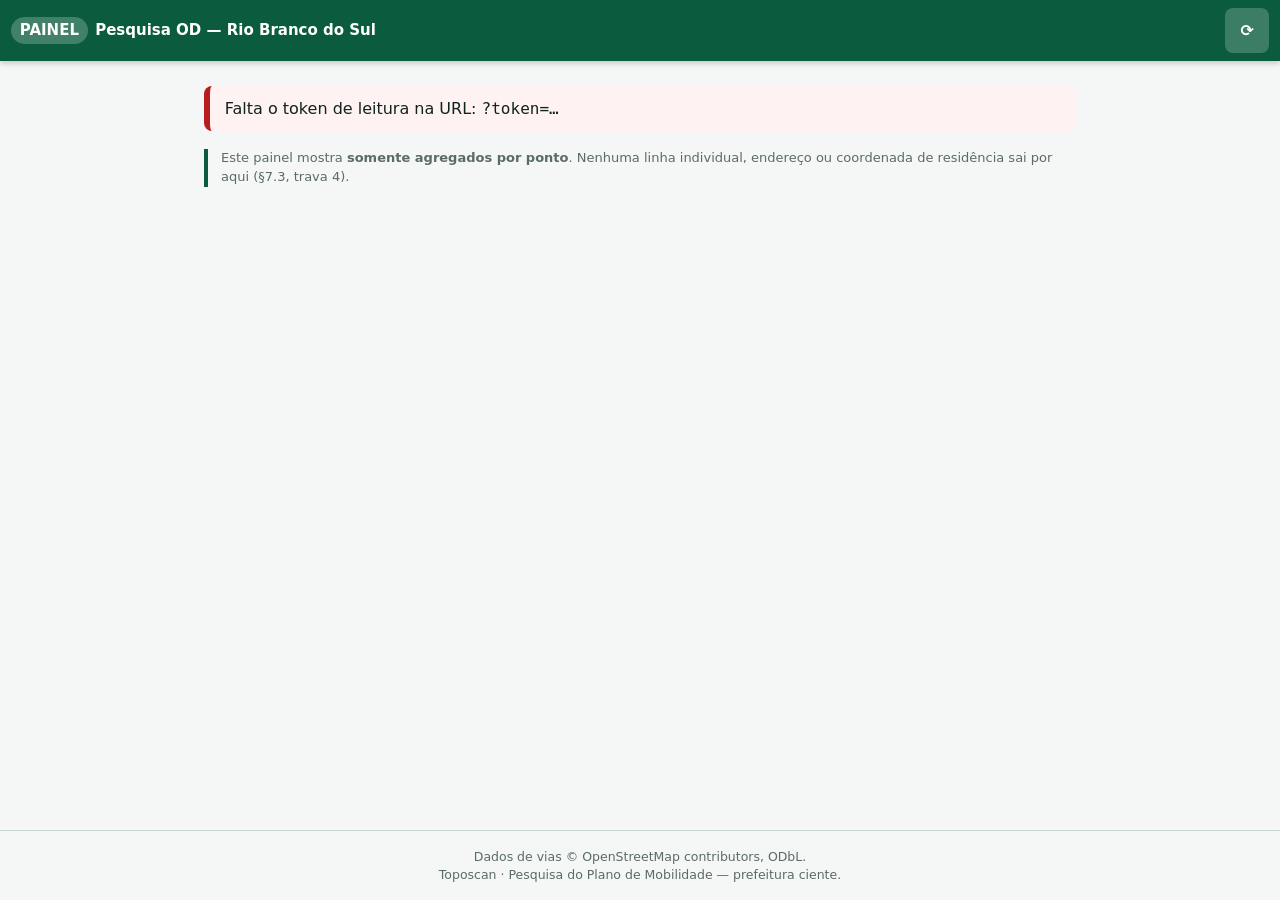
<file: painel/index.html>
<!doctype html>
<html lang="pt-BR">
<head>
<meta charset="utf-8">
<meta name="viewport" content="width=device-width, initial-scale=1">
<meta name="robots" content="noindex, nofollow">
<title>Painel — Pesquisa OD Rio Branco do Sul</title>
<link rel="icon" href="../icons/icon-192.png">
<link rel="stylesheet" href="../style.css">
<style>
  body { background: var(--fundo-2); }
  #main { max-width: 900px; }
  .kpis { display: grid; grid-template-columns: repeat(auto-fit, minmax(150px, 1fr)); gap: .7rem; margin: .8rem 0 1.2rem; }
  .kpi { background: #fff; border: 2px solid var(--linha); border-radius: 14px; padding: .8rem .9rem; }
  .kpi b { display: block; font-size: 30px; font-variant-numeric: tabular-nums; line-height: 1.1; color: var(--verde); }
  .kpi span { display: block; font-size: 13.5px; color: var(--cinza); text-transform: uppercase;
              letter-spacing: .03em; font-weight: 700; margin-top: .15rem; }
  .kpi small { display: block; font-size: 13px; color: var(--cinza); margin-top: .25rem; }
  .barra { height: 9px; border-radius: 5px; background: var(--linha); overflow: hidden; margin-top: .45rem; }
  .barra i { display: block; height: 100%; background: var(--verde); }
  .card { background: #fff; border: 2px solid var(--linha); border-radius: 14px; padding: .3rem .9rem .9rem; margin-bottom: 1rem; }
  .sem { width: 12px; height: 12px; border-radius: 50%; display: inline-block; vertical-align: -1px; }
  .sem.r { background: #dc2626; } .sem.a { background: #eab308; } .sem.v { background: #16a34a; }
  .lgpd { font-size: 13px; color: var(--cinza); border-left: 4px solid var(--verde); padding-left: .7rem; margin: 1rem 0; }
</style>
</head>
<body>
<header id="hdr" style="position:static">
  <div class="hdr-l"><span class="pill">PAINEL</span><span class="ponto">Pesquisa OD — Rio Branco do Sul</span></div>
  <div class="hdr-r"><button id="atualizar" type="button">⟳</button></div>
</header>

<main id="main">
  <div id="conteudo"><p class="dica">Carregando…</p></div>
  <p class="lgpd">Este painel mostra <b>somente agregados por ponto</b>. Nenhuma linha individual,
  endereço ou coordenada de residência sai por aqui (§7.3, trava 4).</p>
</main>

<footer id="rodape">
  <span>Dados de vias © OpenStreetMap contributors, ODbL.</span>
  <span>Toposcan · Pesquisa do Plano de Mobilidade — prefeitura ciente.</span>
</footer>

<script type="module">
import { API_URL } from '../config.js';

const $ = (id) => document.getElementById(id);
const q = new URLSearchParams(location.search);
const token = q.get('token') || '';
const num = (n) => (n ?? 0).toLocaleString('pt-BR');
const pct = (a, b) => (b ? Math.round((a / b) * 100) : 0);
const esc = (s) => String(s ?? '').replace(/[&<>"']/g, (c) =>
  ({ '&': '&amp;', '<': '&lt;', '>': '&gt;', '"': '&quot;', "'": '&#39;' }[c]));

async function carregar() {
  const c = $('conteudo');
  if (!API_URL) { c.innerHTML = '<div class="aviso erro">API_URL não configurada neste build (ver DEPLOY.md).</div>'; return; }
  if (!token) { c.innerHTML = '<div class="aviso erro">Falta o token de leitura na URL: <code>?token=…</code></div>'; return; }
  c.innerHTML = '<p class="dica">Carregando…</p>';
  try {
    const r = await fetch(`${API_URL}?action=painel&token=${encodeURIComponent(token)}`, { cache: 'no-store' });
    const j = JSON.parse(await r.text());
    if (!j.ok) { c.innerHTML = `<div class="aviso erro">${esc(j.erro || 'Acesso negado.')}</div>`; return; }
    pintar(j);
  } catch (e) {
    c.innerHTML = `<div class="aviso erro">Falha ao consultar: ${esc(e.message)}</div>`;
  }
}

function pintar(j) {
  const t = j.totais || {};
  const linhas = (j.pontos || []).slice().sort((a, b) => {
    const or = (x) => x.feito < x.meta_piso ? 0 : x.feito < x.meta ? 1 : 2;
    return or(a) - or(b) || (a.feito / (a.meta || 1)) - (b.feito / (b.meta || 1));
  });
  const abaixoPiso = linhas.filter((p) => p.feito < p.meta_piso).length;
  const zerados = linhas.filter((p) => p.feito === 0).length;

  $('conteudo').innerHTML = `
  <div class="kpis">
    <div class="kpi"><b>${num(t.total)} / ${num(t.meta)}</b><span>Total × meta</span>
      <div class="barra"><i style="width:${pct(t.total, t.meta)}%"></i></div>
      <small>faltam ${num((t.meta || 0) - (t.total || 0))} · ${pct(t.total, t.meta)}%</small></div>
    <div class="kpi"><b>${num(t.urbano)} / ${num(t.meta_urbano)}</b><span>Urbano</span>
      <div class="barra"><i style="width:${pct(t.urbano, t.meta_urbano)}%"></i></div></div>
    <div class="kpi"><b>${num(t.rural)} / ${num(t.meta_rural)}</b><span>Rural</span>
      <div class="barra"><i style="width:${pct(t.rural, t.meta_rural)}%"></i></div></div>
    <div class="kpi"><b>${num(t.hoje)}</b><span>Hoje</span><small>${esc(j.data_hoje || '')}</small></div>
    <div class="kpi"><b>${abaixoPiso}</b><span>Abaixo do piso</span><small>de ${linhas.length} pontos · ${zerados} zerado(s)</small></div>
    <div class="kpi"><b>${t.recusa_pct ?? '—'}%</b><span>Taxa de recusa</span><small>${num(t.recusas)} recusa(s)</small></div>
  </div>

  <div class="card"><h3>Por pesquisador (hoje)</h3><div class="rolar"><table class="t">
    <thead><tr><th>Id</th><th>Nome</th><th class="n">Hoje</th><th class="n">Total</th><th>Última sync</th><th class="n">Fila</th></tr></thead>
    <tbody>${(j.pesquisadores || []).map((p) => `<tr>
      <td>${esc(p.pesq_id)}</td><td>${esc(p.nome)}</td>
      <td class="n">${num(p.hoje)}</td><td class="n">${num(p.total)}</td>
      <td>${esc(p.ultimo_sync || '—')}</td><td class="n">${num(p.fila)}</td></tr>`).join('')
      || '<tr><td colspan="6" class="dica">sem dados</td></tr>'}</tbody></table></div></div>

  <div class="card"><h3>Por ponto — pior primeiro</h3><div class="rolar"><table class="t">
    <thead><tr><th></th><th>Ponto</th><th>Local</th><th>Tipo</th><th class="n">Feito</th><th class="n">Meta</th><th class="n">%</th></tr></thead>
    <tbody>${linhas.map((p) => {
      const s = p.feito < p.meta_piso ? 'r' : p.feito < p.meta ? 'a' : 'v';
      return `<tr><td><span class="sem ${s}"></span></td>
        <td><b>${esc(p.ponto_id)}</b> ${esc(p.nome)}</td><td>${esc(p.bairro)}</td>
        <td>${esc(p.tipo)}</td><td class="n">${num(p.feito)}</td>
        <td class="n">${num(p.meta)}</td><td class="n">${pct(p.feito, p.meta)}%</td></tr>`;
    }).join('') || '<tr><td colspan="7" class="dica">sem dados</td></tr>'}</tbody></table></div></div>

  <div class="card"><h3>Qualidade</h3><div class="rolar"><table class="t"><tbody>
    <tr><td>GPS ≤ 50 m</td><td class="n">${t.gps50_pct ?? '—'}%</td></tr>
    <tr><td>origem_nivel ≤ 3 <small>(régua: ≥70%)</small></td><td class="n">${t.nivel3_pct ?? '—'}%</td></tr>
    <tr><td>Duração mediana</td><td class="n">${t.duracao_mediana_s ? Math.floor(t.duracao_mediana_s / 60) + 'm' + String(t.duracao_mediana_s % 60).padStart(2, '0') + 's' : '—'}</td></tr>
    <tr><td>Flags de QC abertas</td><td class="n">${num(t.flags)}</td></tr>
  </tbody></table></div></div>

  <p class="dica">Atualizado em ${esc(j.gerado_em || '')} · schema ${esc(j.schema_version || '')}</p>`;
}

$('atualizar').onclick = carregar;
carregar();
setInterval(carregar, 120000);
</script>
</body>
</html>
</file>
<file: vendor/leaflet.css>
/* required styles */

.leaflet-pane,
.leaflet-tile,
.leaflet-marker-icon,
.leaflet-marker-shadow,
.leaflet-tile-container,
.leaflet-pane > svg,
.leaflet-pane > canvas,
.leaflet-zoom-box,
.leaflet-image-layer,
.leaflet-layer {
	position: absolute;
	left: 0;
	top: 0;
	}
.leaflet-container {
	overflow: hidden;
	}
.leaflet-tile,
.leaflet-marker-icon,
.leaflet-marker-shadow {
	-webkit-user-select: none;
	   -moz-user-select: none;
	        user-select: none;
	  -webkit-user-drag: none;
	}
/* Prevents IE11 from highlighting tiles in blue */
.leaflet-tile::selection {
	background: transparent;
}
/* Safari renders non-retina tile on retina better with this, but Chrome is worse */
.leaflet-safari .leaflet-tile {
	image-rendering: -webkit-optimize-contrast;
	}
/* hack that prevents hw layers "stretching" when loading new tiles */
.leaflet-safari .leaflet-tile-container {
	width: 1600px;
	height: 1600px;
	-webkit-transform-origin: 0 0;
	}
.leaflet-marker-icon,
.leaflet-marker-shadow {
	display: block;
	}
/* .leaflet-container svg: reset svg max-width decleration shipped in Joomla! (joomla.org) 3.x */
/* .leaflet-container img: map is broken in FF if you have max-width: 100% on tiles */
.leaflet-container .leaflet-overlay-pane svg {
	max-width: none !important;
	max-height: none !important;
	}
.leaflet-container .leaflet-marker-pane img,
.leaflet-container .leaflet-shadow-pane img,
.leaflet-container .leaflet-tile-pane img,
.leaflet-container img.leaflet-image-layer,
.leaflet-container .leaflet-tile {
	max-width: none !important;
	max-height: none !important;
	width: auto;
	padding: 0;
	}

.leaflet-container img.leaflet-tile {
	/* See: https://bugs.chromium.org/p/chromium/issues/detail?id=600120 */
	mix-blend-mode: plus-lighter;
}

.leaflet-container.leaflet-touch-zoom {
	-ms-touch-action: pan-x pan-y;
	touch-action: pan-x pan-y;
	}
.leaflet-container.leaflet-touch-drag {
	-ms-touch-action: pinch-zoom;
	/* Fallback for FF which doesn't support pinch-zoom */
	touch-action: none;
	touch-action: pinch-zoom;
}
.leaflet-container.leaflet-touch-drag.leaflet-touch-zoom {
	-ms-touch-action: none;
	touch-action: none;
}
.leaflet-container {
	-webkit-tap-highlight-color: transparent;
}
.leaflet-container a {
	-webkit-tap-highlight-color: rgba(51, 181, 229, 0.4);
}
.leaflet-tile {
	filter: inherit;
	visibility: hidden;
	}
.leaflet-tile-loaded {
	visibility: inherit;
	}
.leaflet-zoom-box {
	width: 0;
	height: 0;
	-moz-box-sizing: border-box;
	     box-sizing: border-box;
	z-index: 800;
	}
/* workaround for https://bugzilla.mozilla.org/show_bug.cgi?id=888319 */
.leaflet-overlay-pane svg {
	-moz-user-select: none;
	}

.leaflet-pane         { z-index: 400; }

.leaflet-tile-pane    { z-index: 200; }
.leaflet-overlay-pane { z-index: 400; }
.leaflet-shadow-pane  { z-index: 500; }
.leaflet-marker-pane  { z-index: 600; }
.leaflet-tooltip-pane   { z-index: 650; }
.leaflet-popup-pane   { z-index: 700; }

.leaflet-map-pane canvas { z-index: 100; }
.leaflet-map-pane svg    { z-index: 200; }

.leaflet-vml-shape {
	width: 1px;
	height: 1px;
	}
.lvml {
	behavior: url(#default#VML);
	display: inline-block;
	position: absolute;
	}


/* control positioning */

.leaflet-control {
	position: relative;
	z-index: 800;
	pointer-events: visiblePainted; /* IE 9-10 doesn't have auto */
	pointer-events: auto;
	}
.leaflet-top,
.leaflet-bottom {
	position: absolute;
	z-index: 1000;
	pointer-events: none;
	}
.leaflet-top {
	top: 0;
	}
.leaflet-right {
	right: 0;
	}
.leaflet-bottom {
	bottom: 0;
	}
.leaflet-left {
	left: 0;
	}
.leaflet-control {
	float: left;
	clear: both;
	}
.leaflet-right .leaflet-control {
	float: right;
	}
.leaflet-top .leaflet-control {
	margin-top: 10px;
	}
.leaflet-bottom .leaflet-control {
	margin-bottom: 10px;
	}
.leaflet-left .leaflet-control {
	margin-left: 10px;
	}
.leaflet-right .leaflet-control {
	margin-right: 10px;
	}


/* zoom and fade animations */

.leaflet-fade-anim .leaflet-popup {
	opacity: 0;
	-webkit-transition: opacity 0.2s linear;
	   -moz-transition: opacity 0.2s linear;
	        transition: opacity 0.2s linear;
	}
.leaflet-fade-anim .leaflet-map-pane .leaflet-popup {
	opacity: 1;
	}
.leaflet-zoom-animated {
	-webkit-transform-origin: 0 0;
	    -ms-transform-origin: 0 0;
	        transform-origin: 0 0;
	}
svg.leaflet-zoom-animated {
	will-change: transform;
}

.leaflet-zoom-anim .leaflet-zoom-animated {
	-webkit-transition: -webkit-transform 0.25s cubic-bezier(0,0,0.25,1);
	   -moz-transition:    -moz-transform 0.25s cubic-bezier(0,0,0.25,1);
	        transition:         transform 0.25s cubic-bezier(0,0,0.25,1);
	}
.leaflet-zoom-anim .leaflet-tile,
.leaflet-pan-anim .leaflet-tile {
	-webkit-transition: none;
	   -moz-transition: none;
	        transition: none;
	}

.leaflet-zoom-anim .leaflet-zoom-hide {
	visibility: hidden;
	}


/* cursors */

.leaflet-interactive {
	cursor: pointer;
	}
.leaflet-grab {
	cursor: -webkit-grab;
	cursor:    -moz-grab;
	cursor:         grab;
	}
.leaflet-crosshair,
.leaflet-crosshair .leaflet-interactive {
	cursor: crosshair;
	}
.leaflet-popup-pane,
.leaflet-control {
	cursor: auto;
	}
.leaflet-dragging .leaflet-grab,
.leaflet-dragging .leaflet-grab .leaflet-interactive,
.leaflet-dragging .leaflet-marker-draggable {
	cursor: move;
	cursor: -webkit-grabbing;
	cursor:    -moz-grabbing;
	cursor:         grabbing;
	}

/* marker & overlays interactivity */
.leaflet-marker-icon,
.leaflet-marker-shadow,
.leaflet-image-layer,
.leaflet-pane > svg path,
.leaflet-tile-container {
	pointer-events: none;
	}

.leaflet-marker-icon.leaflet-interactive,
.leaflet-image-layer.leaflet-interactive,
.leaflet-pane > svg path.leaflet-interactive,
svg.leaflet-image-layer.leaflet-interactive path {
	pointer-events: visiblePainted; /* IE 9-10 doesn't have auto */
	pointer-events: auto;
	}

/* visual tweaks */

.leaflet-container {
	background: #ddd;
	outline-offset: 1px;
	}
.leaflet-container a {
	color: #0078A8;
	}
.leaflet-zoom-box {
	border: 2px dotted #38f;
	background: rgba(255,255,255,0.5);
	}


/* general typography */
.leaflet-container {
	font-family: "Helvetica Neue", Arial, Helvetica, sans-serif;
	font-size: 12px;
	font-size: 0.75rem;
	line-height: 1.5;
	}


/* general toolbar styles */

.leaflet-bar {
	box-shadow: 0 1px 5px rgba(0,0,0,0.65);
	border-radius: 4px;
	}
.leaflet-bar a {
	background-color: #fff;
	border-bottom: 1px solid #ccc;
	width: 26px;
	height: 26px;
	line-height: 26px;
	display: block;
	text-align: center;
	text-decoration: none;
	color: black;
	}
.leaflet-bar a,
.leaflet-control-layers-toggle {
	background-position: 50% 50%;
	background-repeat: no-repeat;
	display: block;
	}
.leaflet-bar a:hover,
.leaflet-bar a:focus {
	background-color: #f4f4f4;
	}
.leaflet-bar a:first-child {
	border-top-left-radius: 4px;
	border-top-right-radius: 4px;
	}
.leaflet-bar a:last-child {
	border-bottom-left-radius: 4px;
	border-bottom-right-radius: 4px;
	border-bottom: none;
	}
.leaflet-bar a.leaflet-disabled {
	cursor: default;
	background-color: #f4f4f4;
	color: #bbb;
	}

.leaflet-touch .leaflet-bar a {
	width: 30px;
	height: 30px;
	line-height: 30px;
	}
.leaflet-touch .leaflet-bar a:first-child {
	border-top-left-radius: 2px;
	border-top-right-radius: 2px;
	}
.leaflet-touch .leaflet-bar a:last-child {
	border-bottom-left-radius: 2px;
	border-bottom-right-radius: 2px;
	}

/* zoom control */

.leaflet-control-zoom-in,
.leaflet-control-zoom-out {
	font: bold 18px 'Lucida Console', Monaco, monospace;
	text-indent: 1px;
	}

.leaflet-touch .leaflet-control-zoom-in, .leaflet-touch .leaflet-control-zoom-out  {
	font-size: 22px;
	}


/* layers control */

.leaflet-control-layers {
	box-shadow: 0 1px 5px rgba(0,0,0,0.4);
	background: #fff;
	border-radius: 5px;
	}
.leaflet-control-layers-toggle {
	background-image: url(images/layers.png);
	width: 36px;
	height: 36px;
	}
.leaflet-retina .leaflet-control-layers-toggle {
	background-image: url(images/layers-2x.png);
	background-size: 26px 26px;
	}
.leaflet-touch .leaflet-control-layers-toggle {
	width: 44px;
	height: 44px;
	}
.leaflet-control-layers .leaflet-control-layers-list,
.leaflet-control-layers-expanded .leaflet-control-layers-toggle {
	display: none;
	}
.leaflet-control-layers-expanded .leaflet-control-layers-list {
	display: block;
	position: relative;
	}
.leaflet-control-layers-expanded {
	padding: 6px 10px 6px 6px;
	color: #333;
	background: #fff;
	}
.leaflet-control-layers-scrollbar {
	overflow-y: scroll;
	overflow-x: hidden;
	padding-right: 5px;
	}
.leaflet-control-layers-selector {
	margin-top: 2px;
	position: relative;
	top: 1px;
	}
.leaflet-control-layers label {
	display: block;
	font-size: 13px;
	font-size: 1.08333em;
	}
.leaflet-control-layers-separator {
	height: 0;
	border-top: 1px solid #ddd;
	margin: 5px -10px 5px -6px;
	}

/* Default icon URLs */
.leaflet-default-icon-path { /* used only in path-guessing heuristic, see L.Icon.Default */
	background-image: url(images/marker-icon.png);
	}


/* attribution and scale controls */

.leaflet-container .leaflet-control-attribution {
	background: #fff;
	background: rgba(255, 255, 255, 0.8);
	margin: 0;
	}
.leaflet-control-attribution,
.leaflet-control-scale-line {
	padding: 0 5px;
	color: #333;
	line-height: 1.4;
	}
.leaflet-control-attribution a {
	text-decoration: none;
	}
.leaflet-control-attribution a:hover,
.leaflet-control-attribution a:focus {
	text-decoration: underline;
	}
.leaflet-attribution-flag {
	display: inline !important;
	vertical-align: baseline !important;
	width: 1em;
	height: 0.6669em;
	}
.leaflet-left .leaflet-control-scale {
	margin-left: 5px;
	}
.leaflet-bottom .leaflet-control-scale {
	margin-bottom: 5px;
	}
.leaflet-control-scale-line {
	border: 2px solid #777;
	border-top: none;
	line-height: 1.1;
	padding: 2px 5px 1px;
	white-space: nowrap;
	-moz-box-sizing: border-box;
	     box-sizing: border-box;
	background: rgba(255, 255, 255, 0.8);
	text-shadow: 1px 1px #fff;
	}
.leaflet-control-scale-line:not(:first-child) {
	border-top: 2px solid #777;
	border-bottom: none;
	margin-top: -2px;
	}
.leaflet-control-scale-line:not(:first-child):not(:last-child) {
	border-bottom: 2px solid #777;
	}

.leaflet-touch .leaflet-control-attribution,
.leaflet-touch .leaflet-control-layers,
.leaflet-touch .leaflet-bar {
	box-shadow: none;
	}
.leaflet-touch .leaflet-control-layers,
.leaflet-touch .leaflet-bar {
	border: 2px solid rgba(0,0,0,0.2);
	background-clip: padding-box;
	}


/* popup */

.leaflet-popup {
	position: absolute;
	text-align: center;
	margin-bottom: 20px;
	}
.leaflet-popup-content-wrapper {
	padding: 1px;
	text-align: left;
	border-radius: 12px;
	}
.leaflet-popup-content {
	margin: 13px 24px 13px 20px;
	line-height: 1.3;
	font-size: 13px;
	font-size: 1.08333em;
	min-height: 1px;
	}
.leaflet-popup-content p {
	margin: 17px 0;
	margin: 1.3em 0;
	}
.leaflet-popup-tip-container {
	width: 40px;
	height: 20px;
	position: absolute;
	left: 50%;
	margin-top: -1px;
	margin-left: -20px;
	overflow: hidden;
	pointer-events: none;
	}
.leaflet-popup-tip {
	width: 17px;
	height: 17px;
	padding: 1px;

	margin: -10px auto 0;
	pointer-events: auto;

	-webkit-transform: rotate(45deg);
	   -moz-transform: rotate(45deg);
	    -ms-transform: rotate(45deg);
	        transform: rotate(45deg);
	}
.leaflet-popup-content-wrapper,
.leaflet-popup-tip {
	background: white;
	color: #333;
	box-shadow: 0 3px 14px rgba(0,0,0,0.4);
	}
.leaflet-container a.leaflet-popup-close-button {
	position: absolute;
	top: 0;
	right: 0;
	border: none;
	text-align: center;
	width: 24px;
	height: 24px;
	font: 16px/24px Tahoma, Verdana, sans-serif;
	color: #757575;
	text-decoration: none;
	background: transparent;
	}
.leaflet-container a.leaflet-popup-close-button:hover,
.leaflet-container a.leaflet-popup-close-button:focus {
	color: #585858;
	}
.leaflet-popup-scrolled {
	overflow: auto;
	}

.leaflet-oldie .leaflet-popup-content-wrapper {
	-ms-zoom: 1;
	}
.leaflet-oldie .leaflet-popup-tip {
	width: 24px;
	margin: 0 auto;

	-ms-filter: "progid:DXImageTransform.Microsoft.Matrix(M11=0.70710678, M12=0.70710678, M21=-0.70710678, M22=0.70710678)";
	filter: progid:DXImageTransform.Microsoft.Matrix(M11=0.70710678, M12=0.70710678, M21=-0.70710678, M22=0.70710678);
	}

.leaflet-oldie .leaflet-control-zoom,
.leaflet-oldie .leaflet-control-layers,
.leaflet-oldie .leaflet-popup-content-wrapper,
.leaflet-oldie .leaflet-popup-tip {
	border: 1px solid #999;
	}


/* div icon */

.leaflet-div-icon {
	background: #fff;
	border: 1px solid #666;
	}


/* Tooltip */
/* Base styles for the element that has a tooltip */
.leaflet-tooltip {
	position: absolute;
	padding: 6px;
	background-color: #fff;
	border: 1px solid #fff;
	border-radius: 3px;
	color: #222;
	white-space: nowrap;
	-webkit-user-select: none;
	-moz-user-select: none;
	-ms-user-select: none;
	user-select: none;
	pointer-events: none;
	box-shadow: 0 1px 3px rgba(0,0,0,0.4);
	}
.leaflet-tooltip.leaflet-interactive {
	cursor: pointer;
	pointer-events: auto;
	}
.leaflet-tooltip-top:before,
.leaflet-tooltip-bottom:before,
.leaflet-tooltip-left:before,
.leaflet-tooltip-right:before {
	position: absolute;
	pointer-events: none;
	border: 6px solid transparent;
	background: transparent;
	content: "";
	}

/* Directions */

.leaflet-tooltip-bottom {
	margin-top: 6px;
}
.leaflet-tooltip-top {
	margin-top: -6px;
}
.leaflet-tooltip-bottom:before,
.leaflet-tooltip-top:before {
	left: 50%;
	margin-left: -6px;
	}
.leaflet-tooltip-top:before {
	bottom: 0;
	margin-bottom: -12px;
	border-top-color: #fff;
	}
.leaflet-tooltip-bottom:before {
	top: 0;
	margin-top: -12px;
	margin-left: -6px;
	border-bottom-color: #fff;
	}
.leaflet-tooltip-left {
	margin-left: -6px;
}
.leaflet-tooltip-right {
	margin-left: 6px;
}
.leaflet-tooltip-left:before,
.leaflet-tooltip-right:before {
	top: 50%;
	margin-top: -6px;
	}
.leaflet-tooltip-left:before {
	right: 0;
	margin-right: -12px;
	border-left-color: #fff;
	}
.leaflet-tooltip-right:before {
	left: 0;
	margin-left: -12px;
	border-right-color: #fff;
	}

/* Printing */

@media print {
	/* Prevent printers from removing background-images of controls. */
	.leaflet-control {
		-webkit-print-color-adjust: exact;
		print-color-adjust: exact;
		}
	}
</file>
<file: style.css>
﻿/* style.css — tela sob sol, em pé, na rua.
   Regras travadas (§7.5): fonte base 18px, alvos >=48px, TEMA CLARO FORCADO,
   zero scroll horizontal, botao Voltar grande em toda tela. */

/* O atributo `hidden` vem da folha do NAVEGADOR; qualquer regra nossa com
   `display` (ex.: .modal{display:flex}) o anula. Esta linha devolve a palavra
   final ao atributo — sem ela o modal vazio cobre a tela no iPhone (24/08). */
[hidden] { display: none !important; }

:root {
  color-scheme: light;            /* nunca herda dark mode do aparelho */
  --verde: #0b5c3f;
  --verde-claro: #e7f3ee;
  --tinta: #10231c;
  --cinza: #5b6b65;
  --linha: #c8d4cf;
  --fundo: #ffffff;
  --fundo-2: #f4f7f5;
  --ok: #0b5c3f;
  --alerta: #b45309;
  --erro: #b91c1c;
  --recusa: #7c2d12;
  --amarelo: #ca8a04;
  --toque: 52px;
}

* { box-sizing: border-box; -webkit-tap-highlight-color: transparent; }

html, body {
  margin: 0; padding: 0;
  background: var(--fundo);
  color: var(--tinta);
  font: 18px/1.45 system-ui, -apple-system, "Segoe UI", Roboto, sans-serif;
  -webkit-text-size-adjust: 100%;
}
/* O BODY é o rolador, não o documento (24/08 21h40). A rolagem do documento em
   celular depende da barra dinâmica do navegador e já falhou 3× em telas longas
   (resumo do Luiz, perfil/Escolaridade do Luiz, menu da Danielle). Com html travado
   e body rolando por conta própria, a tela sempre desce até o fim — em qualquer
   navegador, instalado ou não. O #hdr continua sticky DENTRO do body. */
html { height: 100%; overflow: hidden; }
body {
  height: 100%;
  overflow-y: auto; overflow-x: hidden;
  -webkit-overflow-scrolling: touch;
  overscroll-behavior-y: contain;
  display: flex; flex-direction: column;
}

/* ------------------------------------------------------------ cabecalho (tela 0) */
#hdr {
  position: sticky; top: 0; z-index: 40;
  display: flex; align-items: center; justify-content: space-between; gap: .5rem;
  padding: .45rem .6rem; padding-top: max(.45rem, env(safe-area-inset-top));
  background: var(--verde); color: #fff;
  font-size: 15px; font-weight: 600;
  box-shadow: 0 2px 6px rgba(0,0,0,.22);
}
.hdr-l { display: flex; align-items: center; gap: .4rem; min-width: 0; }
.hdr-r { display: flex; align-items: center; gap: .35rem; flex: none; }
.pill { background: rgba(255,255,255,.22); border-radius: 999px; padding: .12rem .5rem; flex: none; }
.ponto { white-space: nowrap; flex: none; }
/* o NOME do ponto é o único luxo do cabeçalho: some primeiro quando falta largura
   (em 375px sobra espaço só para P01 · PU02 · aqui X/C · dia N/M · ⟳ N) */
.nome { white-space: nowrap; overflow: hidden; text-overflow: ellipsis; flex: 0 1 auto;
        min-width: 0; font-weight: 400; opacity: .82; }
.cont { font-variant-numeric: tabular-nums; white-space: nowrap; flex: none; font-size: 13px; }
.cont.aqui { background: rgba(255,255,255,.22); border-radius: 999px; padding: .12rem .45rem; }
.cont.aqui.ok { background: #dcfce7; color: #14532d; }
.cont.aqui.alerta { background: var(--amarelo); color: #713f12; }
/* celular: o nome do ponto sai de vez. O ID é a chave, e o nome está na tela de seleção,
   no resumo e no aviso de troca de ponto — no cabeçalho ele só roubaria os contadores. */
@media (max-width: 430px) { .nome { display: none; } }
#hdr button {
  min-height: 38px; min-width: 44px; border: 0; border-radius: 8px;
  background: rgba(255,255,255,.2); color: #fff; font: inherit; font-size: 16px; cursor: pointer;
}
#hdr button:active { background: rgba(255,255,255,.38); }
#h-sync.pendente { background: var(--amarelo); color: #1a1a00; }
#h-sync.enviando { animation: gira 1s linear infinite; }
@keyframes gira { to { transform: rotate(360deg); } }

/* ------------------------------------------------------------ main */
#main { flex: 1 1 auto; padding: .8rem .8rem calc(4.5rem + env(safe-area-inset-bottom)); max-width: 720px; width: 100%; margin: 0 auto; }
h1 { font-size: 24px; margin: .2rem 0 .8rem; line-height: 1.2; }
h2.pergunta { font-size: 23px; font-weight: 700; margin: .2rem 0 .9rem; line-height: 1.22; }
h3 { font-size: 17px; margin: 1rem 0 .45rem; color: var(--cinza); font-weight: 700;
     text-transform: uppercase; letter-spacing: .03em; }
p { margin: .5rem 0; }
.dica { color: var(--cinza); font-size: 15px; }
/* contexto da origem na tela de destino (0.9.17): tem de ser lido de relance, com a pessoa
   ainda presente — por isso barra lateral e fundo, e não mais um bloco .aviso genérico */
.ctx-origem { margin: .1rem 0 .45rem; padding: .35rem .55rem; font-size: 14px; line-height: 1.3;
  color: var(--cinza); background: var(--fundo-2); border-left: 4px solid var(--linha);
  border-radius: 0 8px 8px 0; }
.ctx-origem b { color: inherit; }

/* ------------------------------------------------------------ botoes */
button, .btn {
  font: inherit; cursor: pointer; border-radius: 12px; border: 2px solid var(--linha);
  background: var(--fundo); color: var(--tinta);
  min-height: var(--toque); padding: .6rem .8rem;
}
button:active, .btn:active { transform: scale(.985); }
.b-grande { display: block; width: 100%; min-height: 60px; font-size: 19px; font-weight: 650;
            text-align: left; margin-bottom: .55rem; }
.b-primario { background: var(--verde); color: #fff; border-color: var(--verde); font-weight: 700; }
.b-recusa { background: #fff; color: var(--recusa); border-color: var(--recusa); font-weight: 700; }
.b-fantasma { background: var(--fundo-2); }
.b-voltar { min-height: var(--toque); padding: .6rem 1.1rem; font-weight: 650; background: var(--fundo-2); }

.acoes { display: flex; gap: .6rem; margin-top: 1rem; }
.acoes > * { flex: 1; }
.rodape-acao { position: sticky; bottom: 0; background: linear-gradient(transparent, var(--fundo) 25%);
               padding-top: .8rem; padding-bottom: max(1rem, calc(env(safe-area-inset-bottom) + .6rem)); }

/* ------------------------------------------------------------ chips */
.chips { display: grid; gap: .5rem; }
.chips.c1 { grid-template-columns: 1fr; }
.chips.c2 { grid-template-columns: 1fr 1fr; }
.chips.c3 { grid-template-columns: repeat(3, 1fr); }
.chips.c4 { grid-template-columns: repeat(4, 1fr); }
.chips.c5 { grid-template-columns: repeat(5, 1fr); }
.chip {
  min-height: 62px; display: flex; flex-direction: column; align-items: center;
  justify-content: center; gap: .12rem; text-align: center; font-size: 16px; font-weight: 600;
  line-height: 1.15; padding: .45rem .3rem;
}
.chip .ic { font-size: 22px; line-height: 1; }
.chip[aria-pressed="true"] { background: var(--verde); color: #fff; border-color: var(--verde); }

/* ------------------------------------------------------------ lista de pontos */
.lista { list-style: none; margin: 0; padding: 0; }
.item {
  display: flex; align-items: center; gap: .7rem; width: 100%;
  min-height: 64px; text-align: left; margin-bottom: .5rem;
}
.item .d { flex: none; font-variant-numeric: tabular-nums; font-weight: 700; color: var(--verde);
           min-width: 74px; font-size: 15px; }
.item .n { flex: 1; min-width: 0; }
.item .n b { display: block; font-size: 17px; }
.item .n small { color: var(--cinza); font-size: 14px; }
.item .m { flex: none; font-size: 14px; font-weight: 700; padding: .2rem .5rem; border-radius: 8px;
           background: var(--fundo-2); }
.m.abaixo { background: #fee2e2; color: var(--erro); }
.m.parcial { background: #fef3c7; color: var(--alerta); }
.m.ok { background: #dcfce7; color: var(--ok); }
/* passou de 130% da cota: parar de insistir neste ponto e migrar para o mais atrasado */
.m.cheio { background: #fee2e2; color: var(--erro); }
.tag { font-size: 13px; font-weight: 700; padding: .05rem .35rem; border-radius: 5px;
       background: var(--verde-claro); color: var(--verde); }

/* ------------------------------------------------------------ PIN: teclado numérico
   Teclado próprio de propósito: o do sistema abre em modo texto, cobre metade da tela
   e sugere autocorreção. Aqui são 12 alvos grandes, e nada mais. */
#l-pin { margin: .2rem 0 1rem; }
#l-pin h3 { margin: .2rem 0 .5rem; }
.pin-dots { display: flex; gap: .8rem; justify-content: center; margin: .3rem 0 .9rem; }
.pin-dots i { width: 20px; height: 20px; border-radius: 50%; border: 2px solid var(--linha);
              background: var(--fundo); }
.pin-dots i.on { background: var(--verde); border-color: var(--verde); }
.teclado { display: grid; grid-template-columns: repeat(3, 1fr); gap: .5rem; }
.tecla { min-height: 66px; font-size: 27px; font-weight: 700; font-variant-numeric: tabular-nums; }
.tecla.apaga { font-size: 22px; background: var(--fundo-2); }

/* ------------------------------------------------------------ instalar na tela inicial */
.passos { margin: .2rem 0 .4rem; padding-left: 1.4rem; font-size: 18px; line-height: 1.5; }
.passos li { margin-bottom: .55rem; }
.ic-p { font-size: 21px; }

/* ------------------------------------------------------------ modo gestor (G01) */
.cartao { border: 2px solid var(--linha); border-radius: 12px; padding: .55rem .7rem; margin-bottom: .5rem; }
.cartao-t { display: flex; align-items: center; gap: .45rem; flex-wrap: wrap; }
.cartao-t b { font-size: 17px; }
.cartao-t .m { margin-left: auto; }
.cartao-s { display: flex; align-items: center; gap: .5rem; flex-wrap: wrap; margin-top: .35rem; }
.cartao-s .dica { font-size: 14px; }

/* ------------------------------------------------------------ formularios */
input[type="text"], input[type="number"], input[type="search"], textarea, select {
  font: inherit; width: 100%; min-height: var(--toque); padding: .55rem .7rem;
  border: 2px solid var(--linha); border-radius: 12px; background: #fff; color: var(--tinta);
}
input:focus, textarea:focus, select:focus { outline: 3px solid #7fb8a2; border-color: var(--verde); }
label { display: block; font-weight: 650; margin: .7rem 0 .3rem; font-size: 16px; }
.linha2 { display: grid; grid-template-columns: 2fr 1fr; gap: .5rem; }

/* ------------------------------------------------------------ progresso */
.prog { display: flex; gap: 3px; margin-bottom: .7rem; }
.prog i { flex: 1; height: 5px; border-radius: 3px; background: var(--linha); }
.prog i.on { background: var(--verde); }

/* ------------------------------------------------------------ GPS badge */
.gps { display: inline-flex; align-items: center; gap: .35rem; font-size: 14px; font-weight: 700;
       padding: .2rem .55rem; border-radius: 999px; background: var(--fundo-2); }
.gps.verde { background: #dcfce7; color: #14532d; }
.gps.amarelo { background: #fef9c3; color: #713f12; }
.gps.laranja { background: #ffedd5; color: #7c2d12; }
.gps.vermelho, .gps.cinza { background: #fee2e2; color: #7f1d1d; }

/* ------------------------------------------------------------ resumo */
.resumo { border: 2px solid var(--linha); border-radius: 12px; padding: .2rem .8rem; margin: .4rem 0 .8rem; }
.resumo dl { margin: 0; display: grid; grid-template-columns: 96px 1fr; gap: .1rem .6rem; padding: .55rem 0; }
.resumo dt { color: var(--cinza); font-size: 14px; font-weight: 700; text-transform: uppercase; }
.resumo dd { margin: 0; font-size: 16px; font-weight: 600; overflow-wrap: anywhere; }
/* O→D curta: chama o olho no resumo sem virar modal (0.9.17) */
.resumo dd.perto { color: var(--erro); }
.resumo dd.perto small { font-weight: 700; }
details.opc { border: 2px dashed var(--linha); border-radius: 12px; padding: .5rem .7rem; margin-bottom: .8rem; }
details.opc summary { font-weight: 700; color: var(--cinza); cursor: pointer; min-height: 32px; }

/* ------------------------------------------------------------ mapa */
#mapa { height: 46svh; min-height: 280px; border-radius: 12px; border: 2px solid var(--linha);
        background: var(--fundo-2); }
.leaflet-container { background: #f4f7f5; font: inherit; }
.mira { font-size: 15px; text-align: center; color: var(--cinza); margin-top: .5rem; }

/* ------------------------------------------------------------ autocomplete */
.sug { list-style: none; margin: .5rem 0 0; padding: 0; }
.sug li { margin-bottom: .4rem; }
.sug button { width: 100%; text-align: left; min-height: 56px; font-size: 17px; }
.sug small { display: block; color: var(--cinza); font-size: 14px; font-weight: 500; }
/* "Usar como digitei" (0.9.16): a ÚNICA sugestão que não é uma via do cadastro. Sob sol,
   em pé, tem de se separar da lista num relance — âmbar tracejado, igual aos avisos. */
.sug li.manual button { border: 2px dashed var(--alerta); background: #fffbeb; color: var(--tinta); }
.sug li.manual small { color: var(--alerta); }
.abas { display: flex; gap: .4rem; margin-bottom: .6rem; }
.abas button { flex: 1; min-height: 44px; font-size: 16px; font-weight: 650; }
.abas button[aria-selected="true"] { background: var(--verde); color: #fff; border-color: var(--verde); }

/* ------------------------------------------------------------ avisos */
.aviso { border-left: 6px solid var(--alerta); background: #fffbeb; padding: .6rem .8rem;
         border-radius: 8px; margin: .6rem 0; font-size: 16px; }
.aviso.erro { border-color: var(--erro); background: #fef2f2; }
.aviso.ok { border-color: var(--ok); background: var(--verde-claro); }
.aviso ul { margin: .3rem 0 0; padding-left: 1.1rem; }

/* ------------------------------------------------------------ login: nomes */
.lista-nomes { display: flex; flex-direction: column; gap: .7rem; margin: .4rem 0 1rem; }
.lista-nomes button {
  min-height: 60px; font-size: 20px; font-weight: 700; text-align: left;
  padding: .8rem 1.1rem; border: 2px solid var(--linha); border-radius: 14px;
  background: var(--fundo); color: var(--tinta); width: 100%;
}
.lista-nomes button .sub { display: block; font-size: 15px; font-weight: 400; color: var(--cinza); }
/* o gestor fica por último e visualmente separado: toque errado aqui faz o entrevistador
   coletar o dia inteiro como coordenador */
.lista-nomes button.gestor { border-style: dashed; border-color: var(--recusa); background: var(--fundo-2); }
.lista-nomes button.gestor .sub { color: var(--recusa); font-weight: 700; letter-spacing: .02em; }
.lista-nomes button.sel { border-color: var(--verde); background: var(--verde-claro); }

/* ------------------------------------------------------------ toast */
#toast {
  position: fixed; left: 50%; bottom: 4.5rem; transform: translateX(-50%);
  background: var(--tinta); color: #fff; padding: .7rem 1.1rem; border-radius: 12px;
  font-size: 16px; font-weight: 600; z-index: 90; max-width: 92vw; text-align: center;
  box-shadow: 0 4px 14px rgba(0,0,0,.3);
}
#toast.erro { background: var(--erro); }
#toast.ok { background: var(--verde); }

/* ------------------------------------------------------------ modal */
.modal { position: fixed; inset: 0; z-index: 100; background: rgba(10,20,16,.55);
         display: flex; align-items: center; justify-content: center; padding: 1rem; }
.modal-box { background: #fff; border-radius: 16px; padding: 1.1rem; width: 100%; max-width: 460px;
             max-height: 86svh; overflow: auto; }
.modal-box h2 { margin: 0 0 .6rem; font-size: 20px; }
.modal-acoes { display: flex; gap: .6rem; margin-top: 1rem; }
.modal-acoes > * { flex: 1; }

/* ------------------------------------------------------------ rodape */
#rodape { padding: .9rem .8rem calc(.9rem + env(safe-area-inset-bottom));
          border-top: 1px solid var(--linha); background: var(--fundo-2);
          color: var(--cinza); font-size: 12.5px; line-height: 1.45; text-align: center; }
#rodape span { display: block; }

/* ------------------------------------------------------------ tabela do painel/fila */
table.t { width: 100%; border-collapse: collapse; font-size: 15px; }
table.t th, table.t td { padding: .4rem .35rem; border-bottom: 1px solid var(--linha); text-align: left; }
table.t th { color: var(--cinza); font-size: 13px; text-transform: uppercase; }
table.t td.n { text-align: right; font-variant-numeric: tabular-nums; font-weight: 700; }
.rolar { overflow-x: auto; }

@media (max-width: 360px) {
  html, body { font-size: 17px; }
  .chip { font-size: 15px; min-height: 58px; }
}
@media (prefers-reduced-motion: reduce) { * { animation: none !important; transition: none !important; } }
</file>
